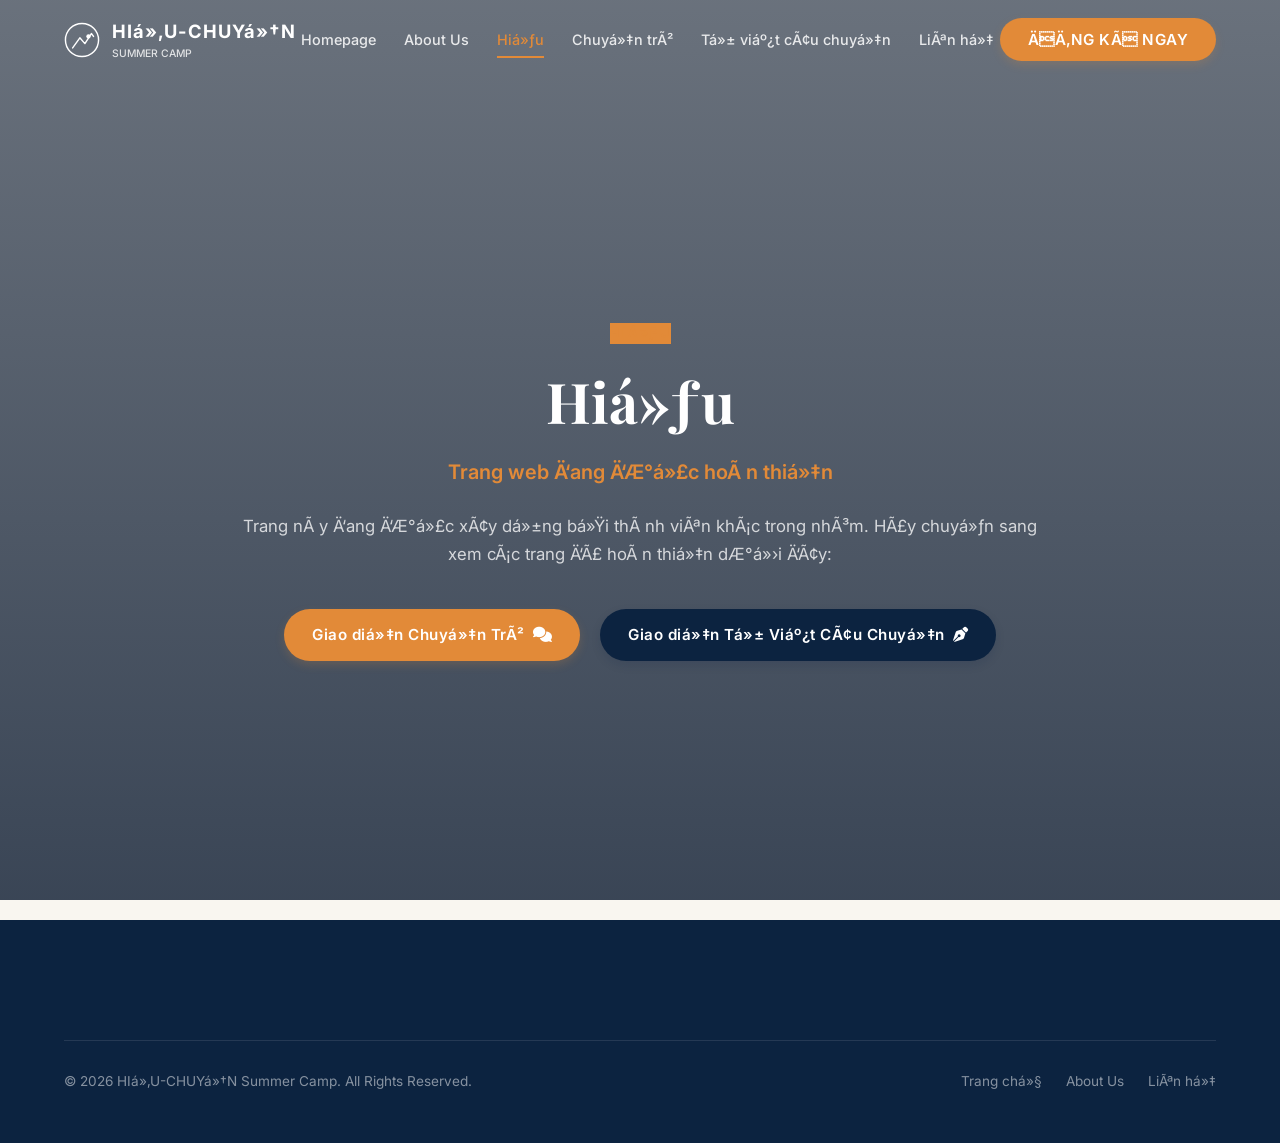
<file: hieu/index.html>
﻿<!DOCTYPE html>
<html lang="vi">
<head>
    <meta charset="UTF-8">
    <meta name="viewport" content="width=device-width, initial-scale=1.0">
    <title>Hiá»ƒu - Hiá»ƒu-Chuyá»‡n Summer Camp</title>
    <!-- Google Fonts: Playfair Display (Serif), Inter (Sans-serif) and Caveat (Handwritten style for feedback) -->
    <link rel="preconnect" href="https://fonts.googleapis.com">
    <link rel="preconnect" href="https://fonts.gstatic.com" crossorigin>
    <link href="https://fonts.googleapis.com/css2?family=Caveat:wght@500;700&family=Inter:wght@300;400;500;600;700&family=Playfair+Display:ital,wght@0,400;0,600;0,700;1,400&display=swap" rel="stylesheet">
    <!-- FontAwesome for icons -->
    <link rel="stylesheet" href="https://cdnjs.cloudflare.com/ajax/libs/font-awesome/6.4.0/css/all.min.css">
    <link rel="stylesheet" href="style.css">
</head>
<body>

    <!-- Sticky Header -->
    <header class="main-header" id="mainHeader">
        <div class="header-container">
            <a href="#" class="logo-area">
                <svg class="logo-svg" viewBox="0 0 50 50" fill="none" xmlns="http://www.w3.org/2000/svg">
                    <circle cx="25" cy="25" r="23" stroke="currentColor" stroke-width="2"/>
                    <path d="M12 36L22 22L29 30L38 16L41 20" stroke="currentColor" stroke-width="2" stroke-linecap="round" stroke-linejoin="round"/>
                    <circle cx="34" cy="20" r="3" fill="currentColor"/>
                </svg>
                <div class="logo-text">
                    <span class="logo-title">HIá»‚U-CHUYá»†N</span>
                    <span class="logo-subtitle">SUMMER CAMP</span>
                </div>
            </a>

            <button class="mobile-menu-toggle" id="menuToggle" aria-label="Toggle Navigation">
                <i class="fa-solid fa-bars"></i>
            </button>

            <nav class="nav-menu" id="navMenu">
                <a href="../home/index.html" class="nav-item ">Homepage</a>
                <a href="../about/index.html" class="nav-item ">About Us</a>
                <a href="../hieu/index.html" class="nav-item active">Hiá»ƒu</a>
                <a href="../chuyen-tro/index.html" class="nav-item ">Chuyá»‡n trÃ²</a>
                <a href="../tu-viet/index.html" class="nav-item ">Tá»± viáº¿t cÃ¢u chuyá»‡n</a>
                <a href="../lien-he/index.html" class="nav-item ">LiÃªn há»‡</a>
            </nav>

            <div class="header-cta">
                <button class="btn btn-primary btn-register-trigger">ÄÄ‚NG KÃ NGAY</button>
            </div>
        </div>
    </header>

    <!-- Hero Section / Under construction -->
    <section class="hero-section" style="background-image: linear-gradient(rgba(10, 25, 47, 0.6), rgba(10, 25, 47, 0.8)); min-height: 100vh; display: flex; align-items: center;">
        <div class="hero-container">
            <div class="hero-content text-center" style="max-width: 800px; margin: 0 auto;">
                <span class="hero-badge" style="background-color: var(--primary-color);">HIÁ»ƑU</span>
                <h1 class="hero-title serif" style="font-size: 3.5rem; margin-top: 10px; margin-bottom: 20px;">Hiá»ƒu</h1>
                <p class="hero-intro" style="color: var(--primary-color); font-weight: 600; font-size: 1.25rem; margin-bottom: 24px;">Trang web Ä‘ang Ä‘Æ°á»£c hoÃ n thiá»‡n</p>
                <p class="hero-description" style="margin-bottom: 40px; font-size: 1.05rem; opacity: 0.85;">
                    Trang nÃ y Ä‘ang Ä‘Æ°á»£c xÃ¢y dá»±ng bá»Ÿi thÃ nh viÃªn khÃ¡c trong nhÃ³m. HÃ£y chuyá»ƒn sang xem cÃ¡c trang Ä‘Ã£ hoÃ n thiá»‡n dÆ°á»›i Ä‘Ã¢y:
                </p>
                
                <div style="display: flex; gap: 20px; justify-content: center; flex-wrap: wrap;">
                    <a href="../chuyen-tro/index.html" class="btn btn-primary" style="padding: 14px 28px;">Giao diá»‡n Chuyá»‡n TrÃ² <i class="fa-solid fa-comments" style="margin-left: 8px;"></i></a>
                    <a href="../tu-viet/index.html" class="btn btn-secondary" style="padding: 14px 28px;">Giao diá»‡n Tá»± Viáº¿t CÃ¢u Chuyá»‡n <i class="fa-solid fa-pen-nib" style="margin-left: 8px;"></i></a>
                </div>
            </div>
        </div>
    </section>

    <!-- Footer & Final CTA -->
    <footer class="footer-section">
        <div class="container footer-container">
            <div class="footer-bottom">
                <p>&copy; 2026 HIá»‚U-CHUYá»†N Summer Camp. All Rights Reserved.</p>
                <div class="footer-links">
                    <a href="../tu-viet/index.html">Trang chá»§</a>
                    <a href="../about/index.html">About Us</a>
                    <a href="../lien-he/index.html">LiÃªn há»‡</a>
                </div>
            </div>
        </div>
    </footer>

    <!-- Register Modal -->
    <div class="modal-overlay" id="registerModal">
        <div class="modal-box form-modal">
            <button class="modal-close" aria-label="Close modal">&times;</button>
            <div class="modal-scroll-container">
                <div class="register-header text-center">
                    <h2 class="serif">ÄÄ‚NG KÃ HÃ€NH TRÃŒNH</h2>
                    <p>HÃ£y cÃ¹ng Hiá»ƒu-Chuyá»‡n kiáº¿n táº¡o nÃªn má»™t mÃ¹a hÃ¨ Ã½ nghÄ©a vÃ  Ä‘Ã¡ng nhá»›!</p>
                </div>
                <form id="registerForm" class="register-form">
                    <div class="form-group">
                        <label for="fullName">Há» vÃ  tÃªn há»c sinh / phá»¥ huynh <span class="required">*</span></label>
                        <input type="text" id="fullName" name="fullName" required placeholder="Nháº­p Ä‘áº§y Ä‘á»§ há» vÃ  tÃªn">
                    </div>
                    
                    <div class="form-row">
                        <div class="form-group">
                            <label for="phoneNumber">Sá»‘ Ä‘iá»‡n thoáº¡i liÃªn há»‡ <span class="required">*</span></label>
                            <input type="tel" id="phoneNumber" name="phoneNumber" required placeholder="Nháº­p sá»‘ Ä‘iá»‡n thoáº¡i">
                        </div>
                        <div class="form-group">
                            <label for="email">Äá»‹a chá»‰ Email <span class="required">*</span></label>
                            <input type="email" id="email" name="email" required placeholder="email@viettel.vn">
                        </div>
                    </div>

                    <div class="form-group">
                        <button type="submit" class="btn btn-primary btn-block">Gá»­i thÃ´ng tin Ä‘Äƒng kÃ½</button>
                    </div>
                </form>
            </div>
        </div>
    </div>

    <!-- Script file -->
    <script src="script.js"></script>
</body>
</html>
</file>
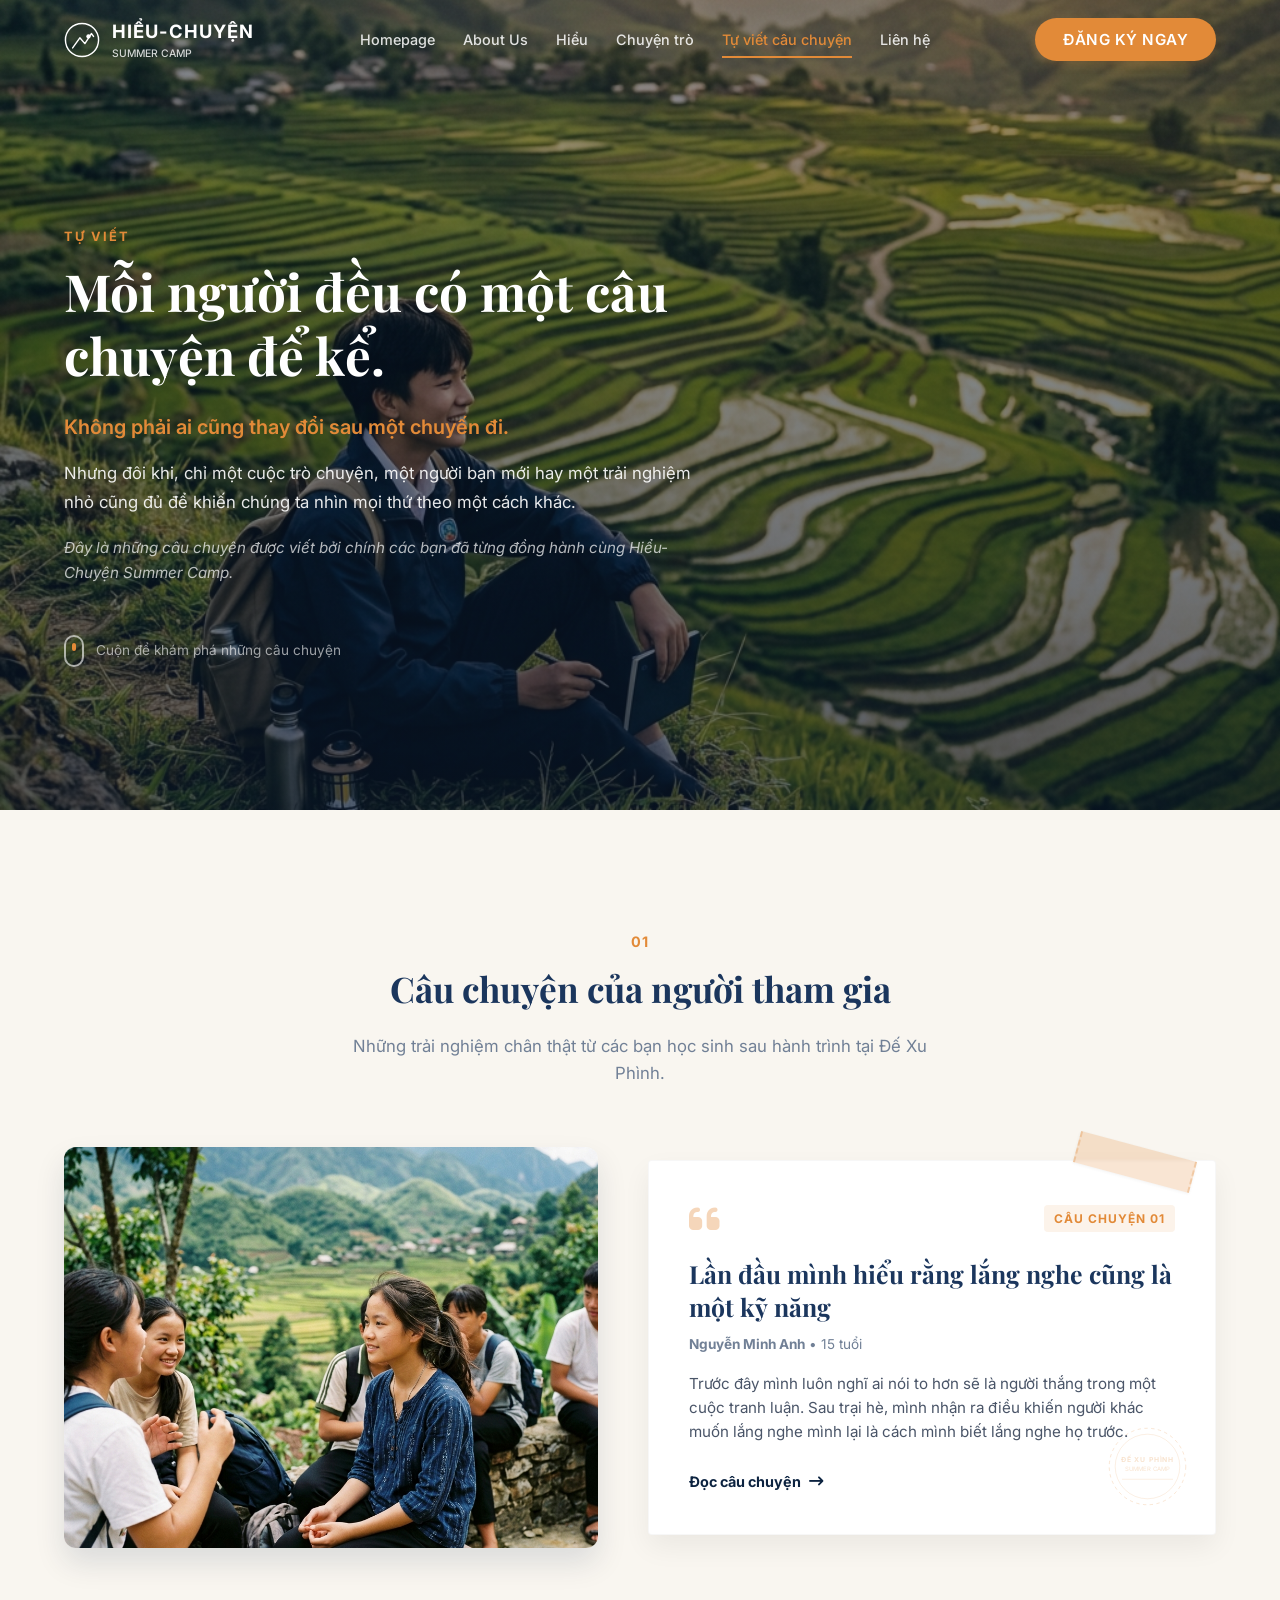
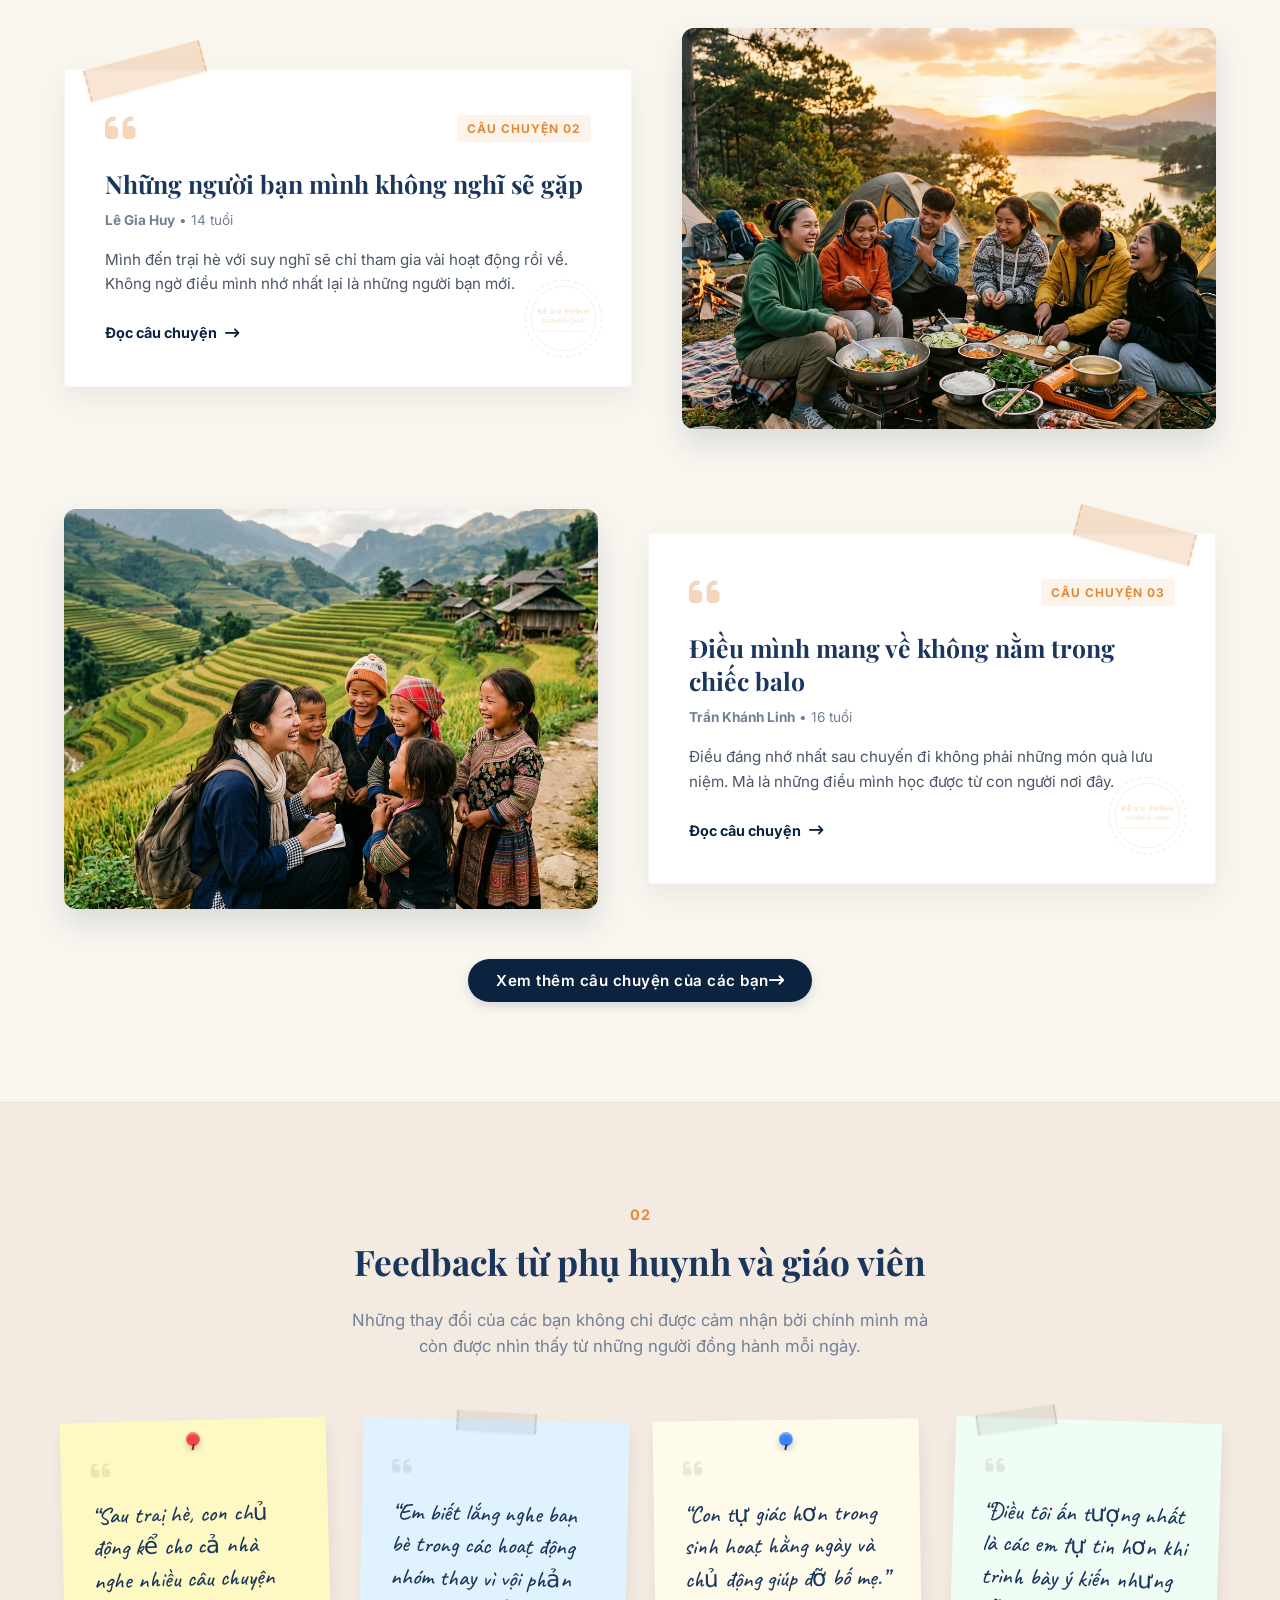
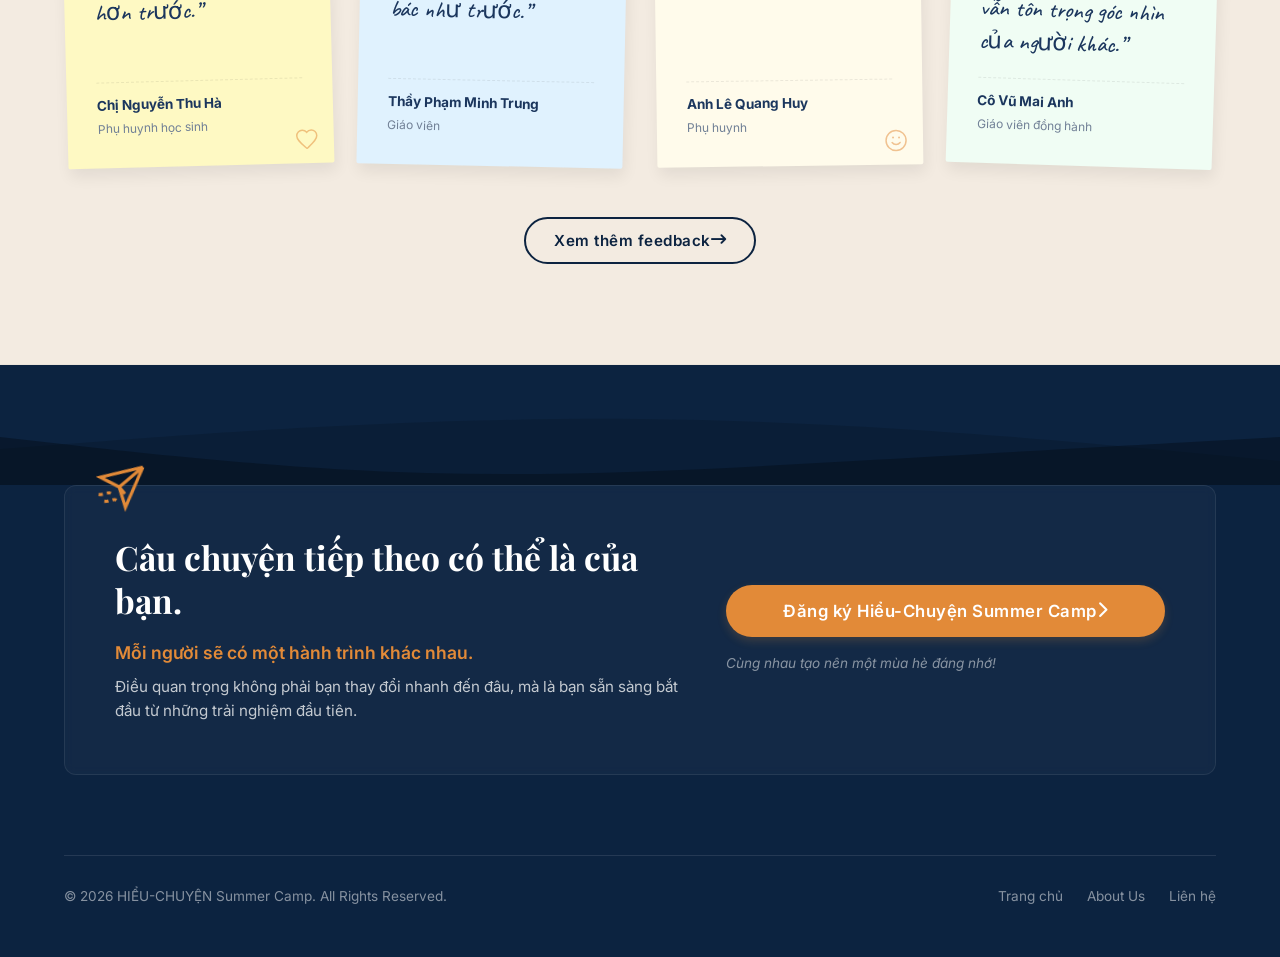
<file: tu-viet/index.html>
<!DOCTYPE html>
<html lang="vi">
<head>
    <meta charset="UTF-8">
    <meta name="viewport" content="width=device-width, initial-scale=1.0">
    <title>Tự viết câu chuyện - Hiểu-Chuyện Summer Camp</title>
    <!-- Google Fonts: Playfair Display (Serif), Inter (Sans-serif) and Caveat (Handwritten style for feedback) -->
    <link rel="preconnect" href="https://fonts.googleapis.com">
    <link rel="preconnect" href="https://fonts.gstatic.com" crossorigin>
    <link href="https://fonts.googleapis.com/css2?family=Caveat:wght@500;700&family=Inter:wght@300;400;500;600;700&family=Playfair+Display:ital,wght@0,400;0,600;0,700;1,400&display=swap" rel="stylesheet">
    <!-- FontAwesome for icons -->
    <link rel="stylesheet" href="https://cdnjs.cloudflare.com/ajax/libs/font-awesome/6.4.0/css/all.min.css">
    <link rel="stylesheet" href="style.css">
</head>
<body>

    <!-- Sticky Header -->
    <header class="main-header" id="mainHeader">
        <div class="header-container">
            <a href="#" class="logo-area">
                <!-- Inline SVG Logo of Hieu-Chuyen Camp (Mountain + Sun + Text) -->
                <svg class="logo-svg" viewBox="0 0 50 50" fill="none" xmlns="http://www.w3.org/2000/svg">
                    <circle cx="25" cy="25" r="23" stroke="currentColor" stroke-width="2"/>
                    <path d="M12 36L22 22L29 30L38 16L41 20" stroke="currentColor" stroke-width="2" stroke-linecap="round" stroke-linejoin="round"/>
                    <circle cx="34" cy="20" r="3" fill="currentColor"/>
                </svg>
                <div class="logo-text">
                    <span class="logo-title">HIỂU-CHUYỆN</span>
                    <span class="logo-subtitle">SUMMER CAMP</span>
                </div>
            </a>

            <button class="mobile-menu-toggle" id="menuToggle" aria-label="Toggle Navigation">
                <i class="fa-solid fa-bars"></i>
            </button>

            <nav class="nav-menu" id="navMenu">
                <a href="../home/index.html" class="nav-item">Homepage</a>
                <a href="../about/index.html" class="nav-item">About Us</a>
                <a href="../hieu/index.html" class="nav-item">Hiểu</a>
                <a href="../chuyen-tro/index.html" class="nav-item">Chuyện trò</a>
                <a href="index.html" class="nav-item active">Tự viết câu chuyện</a>
                <a href="../lien-he/index.html" class="nav-item">Liên hệ</a>
            </nav>

            <div class="header-cta">
                <button class="btn btn-primary btn-register-trigger">ĐĂNG KÝ NGAY</button>
            </div>
        </div>
    </header>

    <!-- Hero Section -->
    <section class="hero-section" id="story-page" style="background-image: linear-gradient(rgba(10, 25, 47, 0.4), rgba(10, 25, 47, 0.65)), url('image/hero.png');">
        <div class="hero-container">
            <div class="hero-content">
                <span class="hero-badge">TỰ VIẾT</span>
                <h1 class="hero-title">Mỗi người đều có một câu chuyện để kể.</h1>
                <p class="hero-intro">Không phải ai cũng thay đổi sau một chuyến đi.</p>
                <p class="hero-description">
                    Nhưng đôi khi, chỉ một cuộc trò chuyện, một người bạn mới hay một trải nghiệm nhỏ cũng đủ để khiến chúng ta nhìn mọi thứ theo một cách khác.
                </p>
                <p class="hero-subtext">
                    Đây là những câu chuyện được viết bởi chính các bạn đã từng đồng hành cùng Hiểu-Chuyện Summer Camp.
                </p>
                
                <div class="scroll-indicator">
                    <div class="mouse-icon">
                        <span class="mouse-wheel"></span>
                    </div>
                    <span>Cuộn để khám phá những câu chuyện</span>
                </div>
            </div>
        </div>
    </section>

    <!-- Section 01: Participant Stories -->
    <section class="stories-section">
        <div class="container">
            <div class="section-header text-center">
                <span class="section-number">01</span>
                <h2 class="section-title serif">Câu chuyện của người tham gia</h2>
                <p class="section-subtitle">Những trải nghiệm chân thật từ các bạn học sinh sau hành trình tại Đế Xu Phình.</p>
            </div>

            <div class="stories-list">
                <!-- Card 01 (Image left, content right) -->
                <div class="story-card" data-aos="fade-up">
                    <div class="story-image-wrapper">
                        <img src="image/card1.png" alt="Lần đầu mình hiểu rằng lắng nghe cũng là một kỹ năng" class="story-img">
                    </div>
                    <div class="story-postcard">
                        <div class="washi-tape washi-tape-top-right"></div>
                        <div class="postmark-stamp">
                            <svg viewBox="0 0 100 100" fill="none" xmlns="http://www.w3.org/2000/svg">
                                <circle cx="50" cy="50" r="45" stroke="currentColor" stroke-dasharray="4 4" stroke-opacity="0.3"/>
                                <circle cx="50" cy="50" r="38" stroke="currentColor" stroke-opacity="0.2"/>
                                <text x="50" y="45" text-anchor="middle" fill="currentColor" fill-opacity="0.3" font-size="8" font-weight="bold" letter-spacing="1">ĐẾ XU PHÌNH</text>
                                <text x="50" y="55" text-anchor="middle" fill="currentColor" fill-opacity="0.3" font-size="7">SUMMER CAMP</text>
                                <line x1="20" y1="65" x2="80" y2="65" stroke="currentColor" stroke-opacity="0.2"/>
                            </svg>
                        </div>
                        <div class="postcard-content">
                            <div class="postcard-meta">
                                <span class="quote-symbol"><i class="fa-solid fa-quote-left"></i></span>
                                <span class="badge-story-num">Câu chuyện 01</span>
                            </div>
                            <h3 class="story-card-title serif">Lần đầu mình hiểu rằng lắng nghe cũng là một kỹ năng</h3>
                            <p class="story-author"><strong>Nguyễn Minh Anh</strong> • 15 tuổi</p>
                            <p class="story-snippet">
                                Trước đây mình luôn nghĩ ai nói to hơn sẽ là người thắng trong một cuộc tranh luận. Sau trại hè, mình nhận ra điều khiến người khác muốn lắng nghe mình lại là cách mình biết lắng nghe họ trước.
                            </p>
                            <button class="btn-read-story" data-story="1">Đọc câu chuyện <i class="fa-solid fa-arrow-right-long"></i></button>
                        </div>
                    </div>
                </div>

                <!-- Card 02 (Content left, image right) -->
                <div class="story-card card-reverse" data-aos="fade-up">
                    <div class="story-image-wrapper">
                        <img src="image/card2.png" alt="Những người bạn mình không nghĩ sẽ gặp" class="story-img">
                    </div>
                    <div class="story-postcard">
                        <div class="washi-tape washi-tape-top-left"></div>
                        <div class="postmark-stamp">
                            <svg viewBox="0 0 100 100" fill="none" xmlns="http://www.w3.org/2000/svg">
                                <circle cx="50" cy="50" r="45" stroke="currentColor" stroke-dasharray="4 4" stroke-opacity="0.3"/>
                                <circle cx="50" cy="50" r="38" stroke="currentColor" stroke-opacity="0.2"/>
                                <text x="50" y="45" text-anchor="middle" fill="currentColor" fill-opacity="0.3" font-size="8" font-weight="bold" letter-spacing="1">ĐẾ XU PHÌNH</text>
                                <text x="50" y="55" text-anchor="middle" fill="currentColor" fill-opacity="0.3" font-size="7">SUMMER CAMP</text>
                                <line x1="20" y1="65" x2="80" y2="65" stroke="currentColor" stroke-opacity="0.2"/>
                            </svg>
                        </div>
                        <div class="postcard-content">
                            <div class="postcard-meta">
                                <span class="quote-symbol"><i class="fa-solid fa-quote-left"></i></span>
                                <span class="badge-story-num">Câu chuyện 02</span>
                            </div>
                            <h3 class="story-card-title serif">Những người bạn mình không nghĩ sẽ gặp</h3>
                            <p class="story-author"><strong>Lê Gia Huy</strong> • 14 tuổi</p>
                            <p class="story-snippet">
                                Mình đến trại hè với suy nghĩ sẽ chỉ tham gia vài hoạt động rồi về. Không ngờ điều mình nhớ nhất lại là những người bạn mới.
                            </p>
                            <button class="btn-read-story" data-story="2">Đọc câu chuyện <i class="fa-solid fa-arrow-right-long"></i></button>
                        </div>
                    </div>
                </div>

                <!-- Card 03 (Image left, content right) -->
                <div class="story-card" data-aos="fade-up">
                    <div class="story-image-wrapper">
                        <img src="image/card3.png" alt="Điều mình mang về không nằm trong chiếc balo" class="story-img">
                    </div>
                    <div class="story-postcard">
                        <div class="washi-tape washi-tape-top-right"></div>
                        <div class="postmark-stamp">
                            <svg viewBox="0 0 100 100" fill="none" xmlns="http://www.w3.org/2000/svg">
                                <circle cx="50" cy="50" r="45" stroke="currentColor" stroke-dasharray="4 4" stroke-opacity="0.3"/>
                                <circle cx="50" cy="50" r="38" stroke="currentColor" stroke-opacity="0.2"/>
                                <text x="50" y="45" text-anchor="middle" fill="currentColor" fill-opacity="0.3" font-size="8" font-weight="bold" letter-spacing="1">ĐẾ XU PHÌNH</text>
                                <text x="50" y="55" text-anchor="middle" fill="currentColor" fill-opacity="0.3" font-size="7">SUMMER CAMP</text>
                                <line x1="20" y1="65" x2="80" y2="65" stroke="currentColor" stroke-opacity="0.2"/>
                            </svg>
                        </div>
                        <div class="postcard-content">
                            <div class="postcard-meta">
                                <span class="quote-symbol"><i class="fa-solid fa-quote-left"></i></span>
                                <span class="badge-story-num">Câu chuyện 03</span>
                            </div>
                            <h3 class="story-card-title serif">Điều mình mang về không nằm trong chiếc balo</h3>
                            <p class="story-author"><strong>Trần Khánh Linh</strong> • 16 tuổi</p>
                            <p class="story-snippet">
                                Điều đáng nhớ nhất sau chuyến đi không phải những món quà lưu niệm. Mà là những điều mình học được từ con người nơi đây.
                            </p>
                            <button class="btn-read-story" data-story="3">Đọc câu chuyện <i class="fa-solid fa-arrow-right-long"></i></button>
                        </div>
                    </div>
                </div>
            </div>

            <!-- CTA Section 01 -->
            <div class="section-cta text-center">
                <button class="btn btn-secondary" id="btnMoreStories">Xem thêm câu chuyện của các bạn <i class="fa-solid fa-arrow-right-long"></i></button>
            </div>
        </div>
    </section>

    <!-- Section 02: Feedback from Parents and Teachers -->
    <section class="feedback-section">
        <div class="container">
            <div class="section-header text-center">
                <span class="section-number">02</span>
                <h2 class="section-title serif">Feedback từ phụ huynh và giáo viên</h2>
                <p class="section-subtitle">Những thay đổi của các bạn không chỉ được cảm nhận bởi chính mình mà còn được nhìn thấy từ những người đồng hành mỗi ngày.</p>
            </div>

            <div class="corkboard">
                <!-- Feedback Card 01 - Yellow note -->
                <div class="sticky-note note-yellow" style="--rotation: -1.5deg;">
                    <div class="pin"></div>
                    <div class="note-quote-icon"><i class="fa-solid fa-quote-left"></i></div>
                    <div class="note-body">
                        “Sau trại hè, con chủ động kể cho cả nhà nghe nhiều câu chuyện hơn trước.”
                    </div>
                    <div class="note-author">
                        <span class="author-name">Chị Nguyễn Thu Hà</span>
                        <span class="author-role">Phụ huynh học sinh</span>
                    </div>
                    <div class="note-doodle doodle-heart">
                        <svg viewBox="0 0 24 24" fill="none" stroke="currentColor" stroke-width="1.5">
                            <path d="M12 21.35l-1.45-1.32C5.4 15.36 2 12.28 2 8.5 2 5.42 4.42 3 7.5 3c1.74 0 3.41.81 4.5 2.09C13.09 3.81 14.76 3 16.5 3 19.58 3 22 5.42 22 8.5c0 3.78-3.4 6.86-8.55 11.54L12 21.35z" stroke-dasharray="100" stroke-dashoffset="0"/>
                        </svg>
                    </div>
                </div>

                <!-- Feedback Card 02 - Blue note -->
                <div class="sticky-note note-blue" style="--rotation: 1.2deg;">
                    <div class="washi-tape washi-tape-note"></div>
                    <div class="note-quote-icon"><i class="fa-solid fa-quote-left"></i></div>
                    <div class="note-body">
                        “Em biết lắng nghe bạn bè trong các hoạt động nhóm thay vì vội phản bác như trước.”
                    </div>
                    <div class="note-author">
                        <span class="author-name">Thầy Phạm Minh Trung</span>
                        <span class="author-role">Giáo viên</span>
                    </div>
                </div>

                <!-- Feedback Card 03 - Cream note -->
                <div class="sticky-note note-cream" style="--rotation: -0.8deg;">
                    <div class="pin pin-blue"></div>
                    <div class="note-quote-icon"><i class="fa-solid fa-quote-left"></i></div>
                    <div class="note-body">
                        “Con tự giác hơn trong sinh hoạt hằng ngày và chủ động giúp đỡ bố mẹ.”
                    </div>
                    <div class="note-author">
                        <span class="author-name">Anh Lê Quang Huy</span>
                        <span class="author-role">Phụ huynh</span>
                    </div>
                    <div class="note-doodle doodle-smile">
                        <svg viewBox="0 0 24 24" fill="none" stroke="currentColor" stroke-width="1.5">
                            <circle cx="12" cy="12" r="10" stroke-dasharray="100"/>
                            <path d="M8 14s1.5 2 4 2 4-2 4-2" stroke-linecap="round"/>
                            <line x1="9" y1="9" x2="9.01" y2="9" stroke-linecap="round" stroke-width="2"/>
                            <line x1="15" y1="9" x2="15.01" y2="9" stroke-linecap="round" stroke-width="2"/>
                        </svg>
                    </div>
                </div>

                <!-- Feedback Card 04 - Green note -->
                <div class="sticky-note note-green" style="--rotation: 1.8deg;">
                    <div class="washi-tape washi-tape-note-slant"></div>
                    <div class="note-quote-icon"><i class="fa-solid fa-quote-left"></i></div>
                    <div class="note-body">
                        “Điều tôi ấn tượng nhất là các em tự tin hơn khi trình bày ý kiến nhưng vẫn tôn trọng góc nhìn của người khác.”
                    </div>
                    <div class="note-author">
                        <span class="author-name">Cô Vũ Mai Anh</span>
                        <span class="author-role">Giáo viên đồng hành</span>
                    </div>
                </div>
            </div>

            <!-- CTA Section 02 -->
            <div class="section-cta text-center">
                <button class="btn btn-outline" id="btnMoreFeedback">Xem thêm feedback <i class="fa-solid fa-arrow-right-long"></i></button>
            </div>
        </div>
    </section>

    <!-- Footer & Final CTA -->
    <footer class="footer-section">
        <!-- Subtle Mountain Line Drawing Overlay -->
        <div class="mountain-overlay">
            <svg viewBox="0 0 1440 320" preserveAspectRatio="none" xmlns="http://www.w3.org/2000/svg">
                <path d="M0,224L120,202.7C240,181,480,139,720,144C960,149,1200,203,1320,229.3L1440,256L1440,320L1320,320C1200,320,960,320,720,320C480,320,240,320,120,320L0,320Z" fill="#071424" fill-opacity="0.3"></path>
                <path d="M0,192L80,213.3C160,235,320,277,480,288C640,299,800,277,960,256C1120,235,1280,213,1360,202.7L1440,192L1440,320L1360,320C1280,320,1120,320,960,320C800,320,640,320,480,320C320,320,160,320,80,320L0,320Z" fill="#050e1b" fill-opacity="0.5"></path>
            </svg>
        </div>

        <div class="container footer-container">
            <div class="footer-cta-box">
                <div class="paper-plane-decoration">
                    <svg viewBox="0 0 24 24" fill="none" stroke="currentColor" stroke-width="1.5" class="paper-plane-svg">
                        <path d="M22 2L2 8.66L11.5 12.5L22 2ZM22 2L15.33 22L11.5 12.5L22 2Z" />
                        <path d="M11.5 12.5L14.5 15.5" />
                        <!-- Wind trails -->
                        <path d="M2 17C5 17 6 15 8 16" stroke-dasharray="2 2" />
                        <path d="M5 20C8 20 9 18 11 19" stroke-dasharray="2 2" />
                    </svg>
                </div>
                <div class="footer-cta-text">
                    <h2 class="serif">Câu chuyện tiếp theo có thể là của bạn.</h2>
                    <p class="cta-bold">Mỗi người sẽ có một hành trình khác nhau.</p>
                    <p class="cta-normal">Điều quan trọng không phải bạn thay đổi nhanh đến đâu, mà là bạn sẵn sàng bắt đầu từ những trải nghiệm đầu tiên.</p>
                </div>
                <div class="footer-cta-action">
                    <button class="btn btn-primary btn-cta-large btn-register-trigger">Đăng ký Hiểu-Chuyện Summer Camp <i class="fa-solid fa-chevron-right"></i></button>
                    <span class="footer-note-text">Cùng nhau tạo nên một mùa hè đáng nhớ!</span>
                </div>
            </div>

            <div class="footer-bottom">
                <p>&copy; 2026 HIỂU-CHUYỆN Summer Camp. All Rights Reserved.</p>
                <div class="footer-links">
                    <a href="../home/index.html">Trang chủ</a>
                    <a href="../about/index.html">About Us</a>
                    <a href="../lien-he/index.html">Liên hệ</a>
                </div>
            </div>
        </div>
    </footer>

    <!-- ==================== MODALS / POPUPS ==================== -->

    <!-- Modal 1: Individual Story Popup (Template updated dynamically via JS) -->
    <div class="modal-overlay" id="storyModal">
        <div class="modal-box postcard-modal">
            <button class="modal-close" aria-label="Close modal">&times;</button>
            <div class="modal-scroll-container">
                <div class="story-modal-header">
                    <span class="badge-story-num" id="modalStoryBadge">Câu chuyện 01</span>
                    <h2 class="story-modal-title serif" id="modalStoryTitle">Tiêu đề câu chuyện</h2>
                    <p class="story-modal-author" id="modalStoryAuthor">Nguyễn Minh Anh • 15 tuổi</p>
                </div>
                
                <div class="story-modal-body">
                    <div class="story-full-text" id="modalStoryText">
                        <!-- Full story paragraphs loaded by JS -->
                    </div>

                    <!-- Timeline Flow visualization -->
                    <div class="story-timeline-wrapper">
                        <h4 class="timeline-title serif">Hành trình của mình</h4>
                        <div class="story-timeline" id="modalStoryTimeline">
                            <!-- Timeline steps loaded by JS -->
                        </div>
                    </div>
                </div>
            </div>
        </div>
    </div>

    <!-- Modal 2: "Xem thêm câu chuyện của các bạn" Popup -->
    <div class="modal-overlay" id="moreStoriesModal">
        <div class="modal-box list-modal">
            <button class="modal-close" aria-label="Close modal">&times;</button>
            <div class="modal-scroll-container">
                <div class="modal-header-simple text-center">
                    <h2 class="serif modal-main-title">Những câu chuyện khác</h2>
                    <p class="modal-main-desc">Góc nhìn đa chiều từ những người đồng hành trong hành trình trải nghiệm</p>
                </div>
                <div class="other-stories-grid">
                    <div class="other-story-item">
                        <div class="other-story-icon"><i class="fa-solid fa-feather-pointed"></i></div>
                        <div class="other-story-body">
                            <p>Lần đầu mình dám đứng trước đám đông.</p>
                        </div>
                    </div>
                    <div class="other-story-item">
                        <div class="other-story-icon"><i class="fa-solid fa-heart"></i></div>
                        <div class="other-story-body">
                            <p>Chuyến đi giúp mình hiểu mẹ hơn.</p>
                        </div>
                    </div>
                    <div class="other-story-item">
                        <div class="other-story-icon"><i class="fa-solid fa-map-location-dot"></i></div>
                        <div class="other-story-body">
                            <p>Người bạn đầu tiên ở Đế Xu Phình.</p>
                        </div>
                    </div>
                    <div class="other-story-item">
                        <div class="other-story-icon"><i class="fa-solid fa-bowl-food"></i></div>
                        <div class="other-story-body">
                            <p>Một bữa cơm mình sẽ nhớ rất lâu.</p>
                        </div>
                    </div>
                    <div class="other-story-item">
                        <div class="other-story-icon"><i class="fa-solid fa-comment-dots"></i></div>
                        <div class="other-story-body">
                            <p>Mình không còn sợ nói sai.</p>
                        </div>
                    </div>
                    <div class="other-story-item">
                        <div class="other-story-icon"><i class="fa-solid fa-child"></i></div>
                        <div class="other-story-body">
                            <p>Điều mình học được từ một em nhỏ trong bản.</p>
                        </div>
                    </div>
                    <div class="other-story-item">
                        <div class="other-story-icon"><i class="fa-solid fa-seedling"></i></div>
                        <div class="other-story-body">
                            <p>Trưởng thành từ những việc rất nhỏ.</p>
                        </div>
                    </div>
                    <div class="other-story-item">
                        <div class="other-story-icon"><i class="fa-solid fa-camera"></i></div>
                        <div class="other-story-body">
                            <p>Mình mang về nhiều hơn một tấm ảnh.</p>
                        </div>
                    </div>
                </div>
            </div>
        </div>
    </div>

    <!-- Modal 3: "Xem thêm feedback" Popup -->
    <div class="modal-overlay" id="moreFeedbackModal">
        <div class="modal-box list-modal">
            <button class="modal-close" aria-label="Close modal">&times;</button>
            <div class="modal-scroll-container">
                <div class="modal-header-simple text-center">
                    <h2 class="serif modal-main-title">Những chia sẻ khác</h2>
                    <p class="modal-main-desc">Ghi chép và đánh giá từ thầy cô và phụ huynh học sinh</p>
                </div>
                <div class="other-feedbacks-list">
                    <div class="other-feedback-item">
                        <span class="other-feedback-quote"><i class="fa-solid fa-quote-left"></i></span>
                        <p class="other-feedback-text">“Con dành nhiều thời gian trò chuyện với gia đình hơn sau chương trình.”</p>
                        <span class="other-feedback-author">— Phụ huynh</span>
                    </div>
                    <div class="other-feedback-item">
                        <span class="other-feedback-quote"><i class="fa-solid fa-quote-left"></i></span>
                        <p class="other-feedback-text">“Em chủ động tham gia các hoạt động của lớp và tự tin hơn khi làm việc nhóm.”</p>
                        <span class="other-feedback-author">— Giáo viên</span>
                    </div>
                    <div class="other-feedback-item">
                        <span class="other-feedback-quote"><i class="fa-solid fa-quote-left"></i></span>
                        <p class="other-feedback-text">“Điều con mang về không chỉ là kiến thức mà còn là những người bạn rất đặc biệt.”</p>
                        <span class="other-feedback-author">— Phụ huynh</span>
                    </div>
                    <div class="other-feedback-item">
                        <span class="other-feedback-quote"><i class="fa-solid fa-quote-left"></i></span>
                        <p class="other-feedback-text">“Các em biết quan sát, lắng nghe và hỗ trợ nhau nhiều hơn trong các hoạt động.”</p>
                        <span class="other-feedback-author">— Mentor</span>
                    </div>
                    <div class="other-feedback-item">
                        <span class="other-feedback-quote"><i class="fa-solid fa-quote-left"></i></span>
                        <p class="other-feedback-text">“Con trưởng thành hơn trong cách suy nghĩ và biết quan tâm đến cảm xúc của người khác.”</p>
                        <span class="other-feedback-author">— Phụ huynh</span>
                    </div>
                </div>
            </div>
        </div>
    </div>

    <!-- Modal 4: Registration Form Popup -->
    <div class="modal-overlay" id="registerModal">
        <div class="modal-box form-modal">
            <button class="modal-close" aria-label="Close modal">&times;</button>
            <div class="modal-scroll-container">
                <div class="register-header text-center">
                    <h2 class="serif">ĐĂNG KÝ HÀNH TRÌNH</h2>
                    <p>Hãy cùng Hiểu-Chuyện kiến tạo nên một mùa hè ý nghĩa và đáng nhớ!</p>
                </div>
                <form id="registerForm" class="register-form">
                    <div class="form-group">
                        <label for="fullName">Họ và tên học sinh / phụ huynh <span class="required">*</span></label>
                        <input type="text" id="fullName" name="fullName" required placeholder="Nhập đầy đủ họ và tên">
                    </div>
                    
                    <div class="form-row">
                        <div class="form-group">
                            <label for="phoneNumber">Số điện thoại liên hệ <span class="required">*</span></label>
                            <input type="tel" id="phoneNumber" name="phoneNumber" required placeholder="Nhập số điện thoại">
                        </div>
                        <div class="form-group">
                            <label for="email">Địa chỉ Email <span class="required">*</span></label>
                            <input type="email" id="email" name="email" required placeholder="email@viettel.vn">
                        </div>
                    </div>

                    <div class="form-row">
                        <div class="form-group">
                            <label for="birthYear">Năm sinh của học sinh</label>
                            <input type="number" id="birthYear" name="birthYear" min="2005" max="2020" placeholder="Ví dụ: 2011">
                        </div>
                        <div class="form-group">
                            <label for="role">Bạn đăng ký với vai trò là <span class="required">*</span></label>
                            <select id="role" name="role" required>
                                <option value="" disabled selected>Chọn vai trò</option>
                                <option value="parent">Phụ huynh học sinh</option>
                                <option value="student">Học sinh tự đăng ký</option>
                                <option value="other">Khác</option>
                            </select>
                        </div>
                    </div>

                    <div class="form-group">
                        <label for="message">Lời nhắn gửi hoặc điều bạn băn khoăn</label>
                        <textarea id="message" name="message" rows="3" placeholder="Chia sẻ thêm thông tin hoặc những câu hỏi của bạn dành cho ban tổ chức..."></textarea>
                    </div>

                    <div class="form-actions">
                        <button type="submit" class="btn btn-primary btn-block">Gửi thông tin đăng ký</button>
                    </div>
                </form>

                <!-- Success Screen (Hidden by default) -->
                <div id="registerSuccess" class="register-success-msg text-center" style="display: none;">
                    <div class="success-icon"><i class="fa-solid fa-circle-check"></i></div>
                    <h3 class="serif">ĐĂNG KÝ THÀNH CÔNG!</h3>
                    <p>Cảm ơn bạn đã quan tâm đến Hiểu-Chuyện Summer Camp.</p>
                    <p class="success-note">Ban tổ chức sẽ liên hệ lại với bạn qua Số điện thoại hoặc Email trong vòng 24h làm việc sắp tới.</p>
                    <button class="btn btn-secondary btn-close-success">Đóng cửa sổ</button>
                </div>
            </div>
        </div>
    </div>

    <!-- Script file -->
    <script src="script.js"></script>
</body>
</html>
</file>
<file: hieu/style.css>
/* ==========================================================================
   DESIGN SYSTEM & VARIABLES
   ========================================================================== */
:root {
    /* Color Palette */
    --primary-color: #e28a38;     /* Warm orange/mustard */
    --primary-hover: #c97123;     /* Darker orange */
    --secondary-color: #0c2340;   /* Deep Navy */
    --secondary-hover: #07162a;   /* Darker Navy */
    --accent-red: #c53030;
    
    --bg-cream: #f9f6f0;          /* Main warm light background */
    --bg-corkboard: #f3ebe1;       /* Sticky notes corkboard backdrop */
    
    /* Sticky Notes Colors */
    --note-yellow: #fef9c3;
    --note-blue: #e0f2fe;
    --note-cream: #fffbeb;
    --note-green: #f0fdf4;
    
    /* Text Colors */
    --text-dark: #1b365d;         /* Heading text */
    --text-body: #4a5568;         /* Regular body text */
    --text-light: #718096;        /* Subtitles/meta */
    --white: #ffffff;
    
    /* Typography */
    --font-serif: 'Playfair Display', Georgia, serif;
    --font-sans: 'Inter', system-ui, -apple-system, sans-serif;
    --font-handwritten: 'Caveat', cursive, sans-serif;
    
    /* Layout Constants */
    --header-height: 80px;
    --header-height-scrolled: 70px;
    --border-radius-sm: 4px;
    --border-radius-md: 12px;
    --border-radius-lg: 24px;
    
    /* Box Shadows */
    --shadow-sm: 0 2px 4px rgba(0, 0, 0, 0.05);
    --shadow-md: 0 8px 16px rgba(27, 54, 93, 0.08);
    --shadow-lg: 0 15px 30px rgba(12, 35, 64, 0.12);
    --shadow-note: 2px 8px 15px rgba(0, 0, 0, 0.07);
    --shadow-postcard: 0 12px 28px rgba(0, 0, 0, 0.06);
    
    /* Transitions */
    --transition-fast: 0.2s ease;
    --transition-normal: 0.3s cubic-bezier(0.25, 0.8, 0.25, 1);
    --transition-slow: 0.5s cubic-bezier(0.25, 0.8, 0.25, 1);
}

/* ==========================================================================
   BASE & RESET
   ========================================================================== */
*, *::before, *::after {
    box-sizing: border-box;
    margin: 0;
    padding: 0;
}

html {
    scroll-behavior: smooth;
    font-size: 16px;
}

body {
    font-family: var(--font-sans);
    background-color: var(--bg-cream);
    color: var(--text-body);
    line-height: 1.6;
    overflow-x: hidden;
    -webkit-font-smoothing: antialiased;
}

h1, h2, h3, h4, h5, h6 {
    color: var(--text-dark);
    font-weight: 700;
}

.serif {
    font-family: var(--font-serif);
}

a {
    text-decoration: none;
    color: inherit;
    transition: var(--transition-fast);
}

button {
    cursor: pointer;
    font-family: var(--font-sans);
    border: none;
    background: none;
    outline: none;
}

img {
    max-width: 100%;
    height: auto;
    display: block;
}

.container {
    width: 100%;
    max-width: 1200px;
    margin-right: auto;
    margin-left: auto;
    padding-right: 24px;
    padding-left: 24px;
}

.text-center {
    text-align: center;
}

/* ==========================================================================
   BUTTONS
   ========================================================================== */
.btn {
    display: inline-flex;
    align-items: center;
    justify-content: center;
    padding: 12px 28px;
    font-size: 0.95rem;
    font-weight: 600;
    border-radius: 50px;
    letter-spacing: 0.5px;
    transition: var(--transition-normal);
}

.btn-primary {
    background-color: var(--primary-color);
    color: var(--white);
    box-shadow: 0 4px 10px rgba(226, 138, 56, 0.2);
}

.btn-primary:hover {
    background-color: var(--primary-hover);
    transform: translateY(-2px);
    box-shadow: var(--shadow-md), 0 6px 15px rgba(226, 138, 56, 0.3);
}

.btn-secondary {
    background-color: var(--secondary-color);
    color: var(--white);
    box-shadow: 0 4px 10px rgba(12, 35, 64, 0.15);
}

.btn-secondary:hover {
    background-color: var(--secondary-hover);
    transform: translateY(-2px);
    box-shadow: var(--shadow-md), 0 6px 15px rgba(12, 35, 64, 0.25);
}

.btn-outline {
    background-color: transparent;
    color: var(--secondary-color);
    border: 2px solid var(--secondary-color);
}

.btn-outline:hover {
    background-color: var(--secondary-color);
    color: var(--white);
    transform: translateY(-2px);
}

.btn-block {
    display: flex;
    width: 100%;
}

/* ==========================================================================
   HEADER / STICKY NAVBAR
   ========================================================================== */
.main-header {
    position: fixed;
    top: 0;
    left: 0;
    width: 100%;
    height: var(--header-height);
    background-color: transparent;
    display: flex;
    align-items: center;
    z-index: 1000;
    transition: var(--transition-normal);
}

.main-header.scrolled {
    height: var(--header-height-scrolled);
    background-color: rgba(12, 35, 64, 0.95);
    backdrop-filter: blur(10px);
    box-shadow: var(--shadow-md);
    border-bottom: 1px solid rgba(255, 255, 255, 0.1);
}

.header-container {
    width: 100%;
    max-width: 1200px;
    margin: 0 auto;
    padding: 0 24px;
    display: flex;
    align-items: center;
    justify-content: space-between;
}

.logo-area {
    display: flex;
    align-items: center;
    gap: 12px;
    color: var(--white);
}

.logo-svg {
    width: 36px;
    height: 36px;
    transition: var(--transition-normal);
}

.logo-text {
    display: flex;
    flex-direction: column;
}

.logo-title {
    font-size: 1.15rem;
    font-weight: 700;
    letter-spacing: 1px;
}

.logo-subtitle {
    font-size: 0.65rem;
    font-weight: 500;
    opacity: 0.8;
}

/* Nav Menu */
.nav-menu {
    display: flex;
    align-items: center;
    gap: 28px;
}

.nav-item {
    font-size: 0.9rem;
    font-weight: 500;
    color: rgba(255, 255, 255, 0.85);
    position: relative;
    padding: 6px 0;
}

.nav-item:hover, .nav-item.active {
    color: var(--primary-color);
}

.nav-item::after {
    content: '';
    position: absolute;
    bottom: 0;
    left: 0;
    width: 0;
    height: 2px;
    background-color: var(--primary-color);
    transition: var(--transition-fast);
}

.nav-item:hover::after, .nav-item.active::after {
    width: 100%;
}

.mobile-menu-toggle {
    display: none;
    font-size: 1.5rem;
    color: var(--white);
}

/* ==========================================================================
   HERO SECTION
   ========================================================================== */
.hero-section {
    position: relative;
    min-height: 90vh;
    background-size: cover;
    background-position: center;
    background-attachment: scroll;
    display: flex;
    align-items: center;
    color: var(--white);
    padding-top: var(--header-height);
    margin-bottom: 20px;
}

.hero-container {
    width: 100%;
    max-width: 1200px;
    margin: 0 auto;
    padding: 60px 24px;
    position: relative;
    z-index: 2;
}

.hero-content {
    max-width: 650px;
}

.hero-badge {
    display: inline-block;
    font-size: 0.8rem;
    font-weight: 700;
    letter-spacing: 2px;
    color: var(--primary-color);
    margin-bottom: 12px;
    text-transform: uppercase;
}

.hero-title {
    font-family: var(--font-serif);
    font-size: 3.2rem;
    font-weight: 700;
    line-height: 1.25;
    color: var(--white);
    margin-bottom: 24px;
}

.hero-intro {
    font-size: 1.25rem;
    font-weight: 600;
    color: var(--primary-color);
    margin-bottom: 16px;
}

.hero-description {
    font-size: 1.05rem;
    line-height: 1.7;
    margin-bottom: 20px;
    color: rgba(255, 255, 255, 0.9);
}

.hero-subtext {
    font-size: 0.95rem;
    font-style: italic;
    color: rgba(255, 255, 255, 0.7);
}

/* Scroll indicator */
.scroll-indicator {
    display: flex;
    align-items: center;
    gap: 12px;
    margin-top: 50px;
    font-size: 0.85rem;
    color: rgba(255, 255, 255, 0.6);
}

.mouse-icon {
    width: 20px;
    height: 32px;
    border: 2px solid rgba(255, 255, 255, 0.6);
    border-radius: 20px;
    position: relative;
}

.mouse-wheel {
    width: 4px;
    height: 8px;
    background-color: var(--primary-color);
    border-radius: 2px;
    position: absolute;
    top: 6px;
    left: 50%;
    transform: translateX(-50%);
    animation: scrollMouse 1.8s infinite;
}

@keyframes scrollMouse {
    0% { top: 6px; opacity: 1; }
    50% { top: 16px; opacity: 0.3; }
    100% { top: 6px; opacity: 1; }
}

/* ==========================================================================
   SECTIONS GENERAL STYLING
   ========================================================================== */
.stories-section, .feedback-section {
    padding: 100px 0;
    position: relative;
}

.section-header {
    margin-bottom: 60px;
    position: relative;
}

.section-number {
    display: block;
    font-size: 0.9rem;
    font-weight: 700;
    color: var(--primary-color);
    letter-spacing: 1px;
    margin-bottom: 8px;
}

.section-title {
    font-size: 2.2rem;
    color: var(--text-dark);
    margin-bottom: 16px;
    position: relative;
}

.section-subtitle {
    font-size: 1.05rem;
    color: var(--text-light);
    max-width: 600px;
    margin: 0 auto;
}

.section-cta {
    margin-top: 50px;
}

/* ==========================================================================
   SECTION 01: PARTICIPANT STORIES (POSTCARDS)
   ========================================================================== */
.stories-list {
    display: flex;
    flex-direction: column;
    gap: 80px;
}

.story-card {
    display: flex;
    align-items: center;
    gap: 50px;
    background: transparent;
}

.story-card.card-reverse {
    flex-direction: row-reverse;
}

.story-image-wrapper {
    flex: 1.1;
    border-radius: var(--border-radius-md);
    overflow: hidden;
    box-shadow: var(--shadow-lg);
    aspect-ratio: 4 / 3;
    position: relative;
}

.story-img {
    width: 100%;
    height: 100%;
    object-fit: cover;
    transition: var(--transition-slow);
}

.story-card:hover .story-img {
    transform: scale(1.04);
}

/* Postcard card */
.story-postcard {
    flex: 1;
    background-color: var(--white);
    border-radius: 4px;
    box-shadow: var(--shadow-postcard);
    padding: 40px;
    position: relative;
    border: 1px solid rgba(0,0,0,0.03);
    transition: var(--transition-normal);
}

.story-card:hover .story-postcard {
    transform: translateY(-5px);
    box-shadow: 0 18px 40px rgba(0, 0, 0, 0.09);
}

/* Washi Tape style deco */
.washi-tape {
    position: absolute;
    width: 120px;
    height: 32px;
    background-color: rgba(226, 138, 56, 0.22);
    box-shadow: 0 1px 3px rgba(0,0,0,0.05);
    backdrop-filter: blur(1px);
    border-left: 2px dashed rgba(226, 138, 56, 0.3);
    border-right: 2px dashed rgba(226, 138, 56, 0.3);
    z-index: 2;
}

.washi-tape-top-right {
    top: -15px;
    right: 20px;
    transform: rotate(15deg);
}

.washi-tape-top-left {
    top: -15px;
    left: 20px;
    transform: rotate(-15deg);
}

/* Vintage Postmark Stamp */
.postmark-stamp {
    position: absolute;
    right: 25px;
    bottom: 25px;
    width: 85px;
    height: 85px;
    color: var(--primary-color);
    pointer-events: none;
    opacity: 0.8;
}

.postcard-content {
    position: relative;
    z-index: 2;
}

.postcard-meta {
    display: flex;
    justify-content: space-between;
    align-items: center;
    margin-bottom: 20px;
}

.quote-symbol {
    font-size: 2.2rem;
    color: rgba(226, 138, 56, 0.35);
    line-height: 1;
}

.badge-story-num {
    font-size: 0.75rem;
    font-weight: 700;
    color: var(--primary-color);
    text-transform: uppercase;
    letter-spacing: 1px;
    background-color: rgba(226, 138, 56, 0.1);
    padding: 4px 10px;
    border-radius: 4px;
}

.story-card-title {
    font-size: 1.55rem;
    line-height: 1.35;
    color: var(--text-dark);
    margin-bottom: 10px;
}

.story-author {
    font-size: 0.85rem;
    color: var(--text-light);
    margin-bottom: 16px;
}

.story-snippet {
    font-size: 0.95rem;
    color: var(--text-body);
    margin-bottom: 24px;
    display: -webkit-box;
    -webkit-line-clamp: 3;
    -webkit-box-orient: vertical;
    overflow: hidden;
}

.btn-read-story {
    font-size: 0.9rem;
    font-weight: 700;
    color: var(--secondary-color);
    display: inline-flex;
    align-items: center;
    gap: 8px;
    transition: var(--transition-fast);
}

.btn-read-story i {
    transition: var(--transition-fast);
}

.btn-read-story:hover {
    color: var(--primary-color);
}

.btn-read-story:hover i {
    transform: translateX(5px);
}

/* ==========================================================================
   SECTION 02: FEEDBACK CORKBOARD
   ========================================================================== */
.feedback-section {
    background-color: var(--bg-corkboard);
    position: relative;
    border-top: 1px solid rgba(0,0,0,0.03);
    border-bottom: 1px solid rgba(0,0,0,0.03);
}

.corkboard {
    display: grid;
    grid-template-columns: repeat(4, 1fr);
    gap: 30px;
    margin-top: 40px;
}

.sticky-note {
    background-color: var(--white);
    padding: 30px;
    border-radius: 2px;
    box-shadow: var(--shadow-note);
    position: relative;
    transform: rotate(var(--rotation));
    transition: var(--transition-normal);
    min-height: 280px;
    display: flex;
    flex-direction: column;
    justify-content: space-between;
}

.sticky-note:hover {
    transform: rotate(0deg) translateY(-8px) scale(1.02);
    box-shadow: 0 15px 25px rgba(0,0,0,0.12);
    z-index: 10;
}

/* Paste notes color styles */
.note-yellow { background-color: var(--note-yellow); }
.note-blue { background-color: var(--note-blue); }
.note-cream { background-color: var(--note-cream); }
.note-green { background-color: var(--note-green); }

/* Push Pins */
.pin {
    width: 14px;
    height: 14px;
    background-color: #ef4444; /* red pin */
    border-radius: 50%;
    position: absolute;
    top: 12px;
    left: 50%;
    transform: translateX(-50%);
    box-shadow: 0 4px 6px rgba(0,0,0,0.2), inset 0 2px 2px rgba(255,255,255,0.4);
    z-index: 3;
}

.pin::after {
    content: '';
    position: absolute;
    width: 2px;
    height: 6px;
    background-color: #991b1b;
    top: 12px;
    left: 6px;
    transform: rotate(15deg);
}

.pin-blue {
    background-color: #3b82f6; /* blue pin */
}
.pin-blue::after {
    background-color: #1e3a8a;
}

/* Washi tape for notes */
.washi-tape-note {
    position: absolute;
    width: 80px;
    height: 20px;
    background-color: rgba(0,0,0,0.06);
    top: -8px;
    left: 50%;
    transform: translateX(-50%) rotate(2deg);
    border-left: 2px dashed rgba(0,0,0,0.1);
    border-right: 2px dashed rgba(0,0,0,0.1);
}

.washi-tape-note-slant {
    position: absolute;
    width: 80px;
    height: 20px;
    background-color: rgba(0,0,0,0.06);
    top: -8px;
    left: 20px;
    transform: rotate(-10deg);
    border-left: 2px dashed rgba(0,0,0,0.1);
    border-right: 2px dashed rgba(0,0,0,0.1);
}

.note-quote-icon {
    font-size: 1.4rem;
    color: rgba(0,0,0,0.08);
    margin-bottom: 12px;
}

.note-body {
    font-family: var(--font-handwritten);
    font-size: 1.45rem;
    font-weight: 500;
    color: var(--text-dark);
    line-height: 1.4;
    margin-bottom: 20px;
    flex-grow: 1;
}

.note-author {
    border-top: 1px dashed rgba(0,0,0,0.08);
    padding-top: 12px;
    display: flex;
    flex-direction: column;
}

.author-name {
    font-size: 0.85rem;
    font-weight: 700;
    color: var(--text-dark);
}

.author-role {
    font-size: 0.75rem;
    color: var(--text-light);
    margin-top: 2px;
}

/* Hand Drawn Doodles on Sticky notes */
.note-doodle {
    position: absolute;
    bottom: 12px;
    right: 15px;
    width: 24px;
    height: 24px;
    color: var(--primary-color);
    opacity: 0.5;
}

.note-doodle svg {
    width: 100%;
    height: 100%;
}

/* ==========================================================================
   FOOTER & FINAL CTA
   ========================================================================== */
.footer-section {
    background-color: var(--secondary-color);
    color: var(--white);
    position: relative;
    padding: 120px 0 50px 0;
    overflow: hidden;
}

.mountain-overlay {
    position: absolute;
    top: 0;
    left: 0;
    width: 100%;
    height: 120px;
    pointer-events: none;
    z-index: 1;
}

.mountain-overlay svg {
    width: 100%;
    height: 100%;
}

.footer-container {
    position: relative;
    z-index: 2;
}

/* Final CTA Box */
.footer-cta-box {
    background-color: rgba(255, 255, 255, 0.03);
    border: 1px solid rgba(255, 255, 255, 0.08);
    backdrop-filter: blur(5px);
    border-radius: var(--border-radius-md);
    padding: 50px;
    display: flex;
    align-items: center;
    gap: 40px;
    margin-bottom: 80px;
    position: relative;
}

.paper-plane-decoration {
    position: absolute;
    top: -25px;
    left: 30px;
    color: var(--primary-color);
    transform: rotate(5deg);
}

.paper-plane-svg {
    width: 50px;
    height: 50px;
    stroke-dasharray: 100;
    animation: floatPlane 4s ease-in-out infinite;
}

@keyframes floatPlane {
    0%, 100% { transform: translateY(0) rotate(0deg); }
    50% { transform: translateY(-8px) rotate(4deg); }
}

.footer-cta-text {
    flex: 1.3;
}

.footer-cta-text h2 {
    font-size: 2.1rem;
    color: var(--white);
    margin-bottom: 16px;
    line-height: 1.3;
}

.cta-bold {
    font-size: 1.1rem;
    font-weight: 600;
    color: var(--primary-color);
    margin-bottom: 8px;
}

.cta-normal {
    font-size: 0.95rem;
    color: rgba(255, 255, 255, 0.75);
    line-height: 1.6;
}

.footer-cta-action {
    flex: 1;
    display: flex;
    flex-direction: column;
    align-items: flex-start;
    gap: 16px;
}

.btn-cta-large {
    padding: 16px 36px;
    font-size: 1.05rem;
    width: 100%;
}

.footer-note-text {
    font-size: 0.85rem;
    color: rgba(255, 255, 255, 0.5);
    font-style: italic;
}

/* Footer Bottom */
.footer-bottom {
    display: flex;
    justify-content: space-between;
    align-items: center;
    border-top: 1px solid rgba(255, 255, 255, 0.1);
    padding-top: 30px;
    font-size: 0.85rem;
    color: rgba(255, 255, 255, 0.5);
}

.footer-links {
    display: flex;
    gap: 24px;
}

.footer-links a:hover {
    color: var(--primary-color);
}

/* ==========================================================================
   MODALS / POPUPS SYSTEM
   ========================================================================== */
.modal-overlay {
    position: fixed;
    top: 0;
    left: 0;
    width: 100%;
    height: 100%;
    background-color: rgba(12, 35, 64, 0.6);
    backdrop-filter: blur(6px);
    z-index: 2000;
    opacity: 0;
    visibility: hidden;
    display: flex;
    align-items: center;
    justify-content: center;
    transition: opacity 0.4s ease, visibility 0.4s ease;
}

.modal-overlay.open {
    opacity: 1;
    visibility: visible;
}

.modal-box {
    background-color: var(--white);
    border-radius: var(--border-radius-md);
    box-shadow: 0 25px 50px rgba(0, 0, 0, 0.25);
    width: 90%;
    max-height: 90vh;
    display: flex;
    flex-direction: column;
    position: relative;
    transform: scale(0.92);
    transition: transform 0.4s cubic-bezier(0.25, 0.8, 0.25, 1);
    border: 1px solid rgba(255, 255, 255, 0.2);
}

.modal-overlay.open .modal-box {
    transform: scale(1);
}

.modal-close {
    position: absolute;
    top: 20px;
    right: 20px;
    font-size: 2rem;
    line-height: 1;
    color: var(--text-light);
    transition: var(--transition-fast);
    z-index: 10;
}

.modal-close:hover {
    color: var(--primary-color);
}

.modal-scroll-container {
    overflow-y: auto;
    padding: 50px;
    max-height: 90vh;
}

/* Modal sizes */
.postcard-modal { max-width: 750px; }
.list-modal { max-width: 800px; }
.form-modal { max-width: 650px; }

/* Dynamic Postcard Modal details */
.story-modal-header {
    border-bottom: 1px dashed rgba(0,0,0,0.1);
    padding-bottom: 20px;
    margin-bottom: 24px;
}

.story-modal-title {
    font-size: 1.8rem;
    margin-top: 8px;
    margin-bottom: 6px;
    color: var(--text-dark);
}

.story-modal-author {
    font-size: 0.9rem;
    color: var(--text-light);
}

.story-full-text {
    font-size: 1rem;
    line-height: 1.75;
    color: var(--text-body);
    margin-bottom: 35px;
}

.story-full-text p {
    margin-bottom: 14px;
}

/* Visual Timeline Styles */
.story-timeline-wrapper {
    background-color: var(--bg-cream);
    border-radius: var(--border-radius-sm);
    padding: 24px 30px;
    border-left: 4px solid var(--primary-color);
}

.timeline-title {
    font-size: 1.15rem;
    margin-bottom: 20px;
}

.story-timeline {
    display: flex;
    align-items: flex-start;
    justify-content: space-between;
    gap: 15px;
    position: relative;
}

.timeline-step {
    flex: 1;
    position: relative;
    text-align: center;
}

.timeline-step:not(:last-child)::after {
    content: '➔';
    position: absolute;
    top: 10px;
    right: -15px;
    color: var(--primary-color);
    font-size: 1rem;
}

.timeline-phase {
    display: inline-block;
    font-size: 0.75rem;
    font-weight: 700;
    text-transform: uppercase;
    color: var(--white);
    background-color: var(--primary-color);
    padding: 2px 8px;
    border-radius: 4px;
    margin-bottom: 8px;
}

.timeline-step:nth-child(2) .timeline-phase {
    background-color: var(--secondary-color);
}
.timeline-step:nth-child(3) .timeline-phase {
    background-color: #0d9488; /* teal green */
}

.timeline-desc {
    font-size: 0.85rem;
    color: var(--text-dark);
    font-weight: 500;
    line-height: 1.5;
}

/* Dynamic grid other stories */
.modal-header-simple {
    margin-bottom: 40px;
}

.modal-main-title {
    font-size: 2rem;
    margin-bottom: 8px;
}

.modal-main-desc {
    font-size: 0.95rem;
    color: var(--text-light);
}

.other-stories-grid {
    display: grid;
    grid-template-columns: repeat(2, 1fr);
    gap: 20px;
}

.other-story-item {
    background-color: var(--bg-cream);
    padding: 24px;
    border-radius: var(--border-radius-sm);
    display: flex;
    align-items: flex-start;
    gap: 16px;
    border: 1px solid rgba(0,0,0,0.03);
    transition: var(--transition-fast);
}

.other-story-item:hover {
    background-color: var(--white);
    box-shadow: var(--shadow-sm);
    border-color: var(--primary-color);
}

.other-story-icon {
    font-size: 1.25rem;
    color: var(--primary-color);
    background-color: rgba(226, 138, 56, 0.1);
    width: 40px;
    height: 40px;
    border-radius: 50%;
    display: flex;
    align-items: center;
    justify-content: center;
    flex-shrink: 0;
}

.other-story-body p {
    font-size: 0.95rem;
    font-weight: 600;
    color: var(--text-dark);
    line-height: 1.4;
}

/* Other Feedback List */
.other-feedbacks-list {
    display: flex;
    flex-direction: column;
    gap: 24px;
}

.other-feedback-item {
    background-color: var(--bg-cream);
    padding: 30px;
    border-radius: var(--border-radius-sm);
    position: relative;
    border-left: 4px solid var(--primary-color);
}

.other-feedback-quote {
    position: absolute;
    top: 20px;
    left: 20px;
    font-size: 2rem;
    color: rgba(0,0,0,0.03);
    pointer-events: none;
}

.other-feedback-text {
    font-family: var(--font-sans);
    font-size: 1.05rem;
    color: var(--text-dark);
    font-weight: 500;
    line-height: 1.6;
    margin-bottom: 12px;
}

.other-feedback-author {
    font-size: 0.85rem;
    color: var(--text-light);
    font-weight: 600;
}

/* Register Form styles */
.register-header {
    margin-bottom: 30px;
}

.register-header h2 {
    font-size: 2rem;
    color: var(--secondary-color);
    margin-bottom: 8px;
    letter-spacing: 1px;
}

.register-header p {
    font-size: 0.9rem;
    color: var(--text-light);
}

.register-form {
    display: flex;
    flex-direction: column;
    gap: 20px;
}

.form-group {
    display: flex;
    flex-direction: column;
    gap: 6px;
}

.form-row {
    display: grid;
    grid-template-columns: 1fr 1fr;
    gap: 20px;
}

.form-group label {
    font-size: 0.85rem;
    font-weight: 600;
    color: var(--text-dark);
}

.form-group label .required {
    color: var(--accent-red);
}

.form-group input, 
.form-group select, 
.form-group textarea {
    font-family: var(--font-sans);
    font-size: 0.95rem;
    padding: 12px 16px;
    border: 1px solid #d1d5db;
    border-radius: 6px;
    background-color: var(--white);
    color: var(--text-dark);
    transition: var(--transition-fast);
    outline: none;
}

.form-group input:focus, 
.form-group select:focus, 
.form-group textarea:focus {
    border-color: var(--primary-color);
    box-shadow: 0 0 0 3px rgba(226, 138, 56, 0.15);
}

.form-group textarea {
    resize: vertical;
}

.register-success-msg {
    padding: 30px 10px;
}

.success-icon {
    font-size: 4rem;
    color: #10b981;
    margin-bottom: 20px;
}

.register-success-msg h3 {
    font-size: 1.6rem;
    color: var(--secondary-color);
    margin-bottom: 12px;
}

.register-success-msg p {
    font-size: 1rem;
    color: var(--text-body);
    margin-bottom: 8px;
}

.success-note {
    font-size: 0.85rem !important;
    color: var(--text-light) !important;
    margin-bottom: 30px !important;
}

/* ==========================================================================
   AOS SCROLL ANIMATIONS PREPARATIONS
   ========================================================================== */
[data-aos] {
    opacity: 0;
    transform: translateY(30px);
    transition: opacity 0.8s ease, transform 0.8s ease;
}

[data-aos].aos-animate {
    opacity: 1;
    transform: translateY(0);
}

/* ==========================================================================
   RESPONSIVE DESIGN (MEDIA QUERIES)
   ========================================================================== */
@media (max-width: 1024px) {
    .corkboard {
        grid-template-columns: repeat(2, 1fr);
    }
}

@media (max-width: 900px) {
    /* Navbar styling on Mobile */
    .mobile-menu-toggle {
        display: block;
    }
    
    .nav-menu {
        position: fixed;
        top: var(--header-height);
        left: -100%;
        width: 100%;
        height: calc(100vh - var(--header-height));
        background-color: var(--secondary-color);
        flex-direction: column;
        align-items: center;
        padding-top: 50px;
        gap: 32px;
        transition: left 0.4s ease;
        z-index: 999;
    }
    
    .nav-menu.open {
        left: 0;
    }
    
    .main-header.scrolled .nav-menu {
        top: var(--header-height-scrolled);
        height: calc(100vh - var(--header-height-scrolled));
    }
    
    .header-cta {
        display: none; /* Hide on nav bar directly on mobile, maybe put inside slideout? */
    }
    
    /* Hero section font sizes */
    .hero-title {
        font-size: 2.5rem;
    }
    
    /* Story Card Layout */
    .story-card, .story-card.card-reverse {
        flex-direction: column;
        gap: 30px;
    }
    
    .story-image-wrapper {
        width: 100%;
        aspect-ratio: 16 / 9;
    }
    
    /* Footer box layout */
    .footer-cta-box {
        flex-direction: column;
        padding: 40px 30px;
        text-align: center;
        gap: 30px;
    }
    
    .footer-cta-action {
        width: 100%;
        align-items: center;
    }
    
    .other-stories-grid {
        grid-template-columns: 1fr;
    }
}

@media (max-width: 600px) {
    .hero-title {
        font-size: 2rem;
    }
    
    .stories-section, .feedback-section {
        padding: 60px 0;
    }
    
    .section-title {
        font-size: 1.8rem;
    }
    
    .corkboard {
        grid-template-columns: 1fr;
    }
    
    .story-postcard {
        padding: 24px;
    }
    
    .postmark-stamp {
        display: none; /* Hide stamp on small cards for layout spacing */
    }
    
    .form-row {
        grid-template-columns: 1fr;
        gap: 0;
    }
    
    .modal-scroll-container {
        padding: 30px 20px;
    }
    
    .story-timeline {
        flex-direction: column;
        gap: 30px;
        align-items: center;
        padding-left: 20px;
    }
    
    .timeline-step {
        width: 100%;
        text-align: left;
    }
    
    .timeline-step:not(:last-child)::after {
        content: '↓';
        top: auto;
        bottom: -22px;
        left: 30px;
        right: auto;
    }
    
    .footer-bottom {
        flex-direction: column;
        gap: 20px;
        text-align: center;
    }
}

/* ==========================================================================
   CHUYỆN PAGE SPECIFIC LAYOUTS
   ========================================================================== */

/* Section 01: Parents' Worries Layout */
.parent-worries-layout {
    display: grid;
    grid-template-columns: 1fr;
    gap: 40px;
    align-items: center;
}

@media (min-width: 900px) {
    .parent-worries-layout {
        grid-template-columns: 1.2fr 1fr;
        gap: 60px;
    }
}

.parent-worries-text {
    display: flex;
    flex-direction: column;
    align-items: flex-start;
}

.parent-worries-desc {
    font-size: 1.05rem;
    color: var(--text-body);
    margin-bottom: 24px;
}

.parent-worries-desc p {
    margin-bottom: 14px;
}

/* Parent Worries Board (Overlapping notes) */
.parent-worries-board {
    position: relative;
    height: 450px;
    max-width: 500px;
    width: 100%;
    margin: 0 auto;
}

.doodle-heart-bg {
    position: absolute;
    top: 40%;
    left: 45%;
    transform: translate(-50%, -50%);
    width: 220px;
    height: 220px;
    z-index: 1;
    pointer-events: none;
}

.doodle-heart-bg svg {
    width: 100%;
    height: 100%;
}

.parent-note {
    position: absolute;
    width: 240px;
    min-height: 180px !important;
    z-index: 2;
    box-shadow: 3px 6px 12px rgba(0, 0, 0, 0.08);
}

.parent-note .note-body {
    font-size: 1.35rem;
}

.note-p1 {
    top: 20px;
    left: 10px;
    z-index: 3;
}

.note-p2 {
    top: 60px;
    right: 10px;
    z-index: 2;
}

.note-p3 {
    bottom: 20px;
    left: 110px;
    z-index: 4;
}

/* Section 02: Anonymous Confession Wall & Carousel */
.confession-section {
    background-color: var(--bg-corkboard);
}

.confession-carousel-container {
    position: relative;
    display: flex;
    align-items: center;
    justify-content: center;
    gap: 20px;
    max-width: 850px;
    margin: 40px auto 20px auto;
}

.carousel-nav-btn {
    width: 45px;
    height: 45px;
    border-radius: 50%;
    background-color: var(--white);
    box-shadow: var(--shadow-sm);
    border: 1px solid rgba(0,0,0,0.05);
    color: var(--secondary-color);
    font-size: 1.1rem;
    display: flex;
    align-items: center;
    justify-content: center;
    z-index: 10;
    transition: var(--transition-fast);
}

.carousel-nav-btn:hover {
    background-color: var(--secondary-color);
    color: var(--white);
    transform: scale(1.1);
    box-shadow: var(--shadow-md);
}

.confession-carousel-track-wrapper {
    overflow: hidden;
    width: 100%;
    max-width: 600px;
    padding: 20px 0;
}

.confession-carousel-track {
    display: flex;
    transition: transform 0.4s cubic-bezier(0.25, 0.8, 0.25, 1);
    width: 100%;
}

.confession-card {
    flex: 0 0 100%;
    background-color: var(--white);
    padding: 30px;
    border-radius: 4px;
    box-shadow: var(--shadow-sm);
    border: 1px solid rgba(0,0,0,0.02);
    transition: all 0.4s ease;
    display: flex;
    flex-direction: column;
    justify-content: space-between;
    min-height: 220px;
    position: relative;
}

.confession-card.active {
    border: 1px solid var(--primary-color);
    box-shadow: var(--shadow-lg);
    z-index: 5;
}

.confession-badge {
    align-self: flex-start;
    font-size: 0.7rem;
    font-weight: 700;
    color: var(--primary-color);
    letter-spacing: 2px;
    background-color: rgba(226, 138, 56, 0.1);
    padding: 3px 8px;
    border-radius: 4px;
    margin-bottom: 16px;
}

.confession-body {
    font-family: var(--font-handwritten);
    font-size: 1.55rem;
    font-weight: 500;
    color: var(--text-dark);
    line-height: 1.4;
    margin-bottom: 20px;
    flex-grow: 1;
}

.confession-footer {
    display: flex;
    justify-content: space-between;
    align-items: center;
    border-top: 1px dashed rgba(0,0,0,0.08);
    padding-top: 12px;
}

.confession-author {
    font-size: 0.85rem;
    color: var(--text-light);
    font-weight: 600;
}

.confession-like-btn {
    display: flex;
    align-items: center;
    gap: 6px;
    font-size: 0.85rem;
    color: var(--text-light);
    transition: var(--transition-fast);
    padding: 4px 8px;
    border-radius: 4px;
}

.confession-like-btn:hover {
    background-color: rgba(0,0,0,0.03);
    color: var(--accent-red);
}

.confession-like-btn.liked {
    color: var(--accent-red);
    font-weight: 700;
}

.confession-like-btn.liked i {
    font-weight: 900;
}

.confession-swipe-hint {
    font-size: 0.75rem;
    color: var(--text-light);
    margin-top: 12px;
    text-align: center;
    display: flex;
    align-items: center;
    justify-content: center;
    gap: 6px;
    opacity: 0.8;
    position: absolute;
    bottom: -35px;
    left: 50%;
    transform: translateX(-50%);
    white-space: nowrap;
    animation: swipeHintBounce 2.5s infinite;
}

@keyframes swipeHintBounce {
    0%, 100% { transform: translate(-50%, 0); }
    50% { transform: translate(-50%, -4px); }
}

/* Dots Indicators */
.carousel-dots {
    display: flex;
    justify-content: center;
    gap: 8px;
    margin: 25px 0 40px 0;
}

.carousel-dots .dot {
    width: 8px;
    height: 8px;
    border-radius: 50%;
    background-color: #cbd5e1;
    cursor: pointer;
    transition: var(--transition-fast);
}

.carousel-dots .dot.active {
    background-color: var(--primary-color);
    width: 24px;
    border-radius: 4px;
}

.confession-actions {
    display: flex;
    flex-direction: column;
    align-items: center;
    gap: 12px;
}

.confession-secure-note {
    font-size: 0.8rem;
    color: var(--text-light);
    display: flex;
    align-items: center;
    gap: 6px;
}

/* Section 03: Mentor Quote/Testimonial Section */
.mentor-testimonial-section {
    padding: 100px 0;
    background-color: var(--bg-cream);
}

.mentor-card {
    background-color: var(--secondary-color);
    color: var(--white);
    border-radius: var(--border-radius-md);
    padding: 60px;
    display: flex;
    align-items: center;
    gap: 60px;
    box-shadow: var(--shadow-lg);
    border: 1px solid rgba(255, 255, 255, 0.08);
}

.mentor-avatar-box {
    flex: 0 0 160px;
    text-align: center;
    display: flex;
    flex-direction: column;
    align-items: center;
    gap: 12px;
}

.mentor-avatar {
    width: 110px;
    height: 110px;
    border-radius: 50%;
    object-fit: cover;
    border: 3px solid var(--primary-color);
    box-shadow: var(--shadow-md);
}

.mentor-info {
    display: flex;
    flex-direction: column;
    gap: 4px;
}

.mentor-name {
    font-size: 0.95rem;
    font-weight: 700;
    letter-spacing: 0.5px;
}

.mentor-role {
    font-size: 0.75rem;
    color: var(--primary-color);
    text-transform: uppercase;
    font-weight: 600;
    letter-spacing: 1px;
}

.mentor-quote-box {
    flex: 1;
    position: relative;
}

.mentor-big-quote {
    font-size: 5rem;
    color: rgba(226, 138, 56, 0.12);
    position: absolute;
    top: -50px;
    left: -20px;
    line-height: 1;
    pointer-events: none;
}

.mentor-quote-title {
    color: var(--primary-color);
    font-size: 1.8rem;
    margin-bottom: 16px;
    line-height: 1.35;
}

.mentor-blockquote {
    font-size: 1.05rem;
    line-height: 1.8;
    color: rgba(255, 255, 255, 0.85);
    font-style: italic;
}

/* Section 04: Articles Grid */
.articles-section {
    background-color: var(--bg-cream);
    border-top: 1px solid rgba(0,0,0,0.03);
}

.articles-grid {
    display: grid;
    grid-template-columns: repeat(3, 1fr);
    gap: 30px;
}

.article-card {
    background-color: var(--white);
    border-radius: var(--border-radius-md);
    overflow: hidden;
    box-shadow: var(--shadow-sm);
    transition: var(--transition-normal);
    display: flex;
    flex-direction: column;
    border: 1px solid rgba(0,0,0,0.03);
}

.article-card:hover {
    transform: translateY(-5px);
    box-shadow: var(--shadow-md);
    border-color: rgba(226, 138, 56, 0.15);
}

.article-img-wrapper {
    width: 100%;
    aspect-ratio: 16 / 10;
    overflow: hidden;
    position: relative;
}

.article-img {
    width: 100%;
    height: 100%;
    object-fit: cover;
    transition: var(--transition-slow);
}

.article-card:hover .article-img {
    transform: scale(1.04);
}

.article-info {
    padding: 24px;
    display: flex;
    flex-direction: column;
    gap: 8px;
}

.article-title {
    font-size: 1.2rem;
    line-height: 1.4;
    color: var(--text-dark);
}

.article-desc {
    font-size: 0.9rem;
    color: var(--text-body);
    line-height: 1.5;
}

/* Modal specific tweaks */
.success-icon i.fa-heart-circle-check {
    color: var(--accent-red);
}

/* ==========================================================================
   RESPONSIVE DESIGN ADDITIONS FOR CHUYỆN PAGE
   ========================================================================== */
@media (max-width: 900px) {
    .parent-worries-layout {
        grid-template-columns: 1fr;
        gap: 40px;
        text-align: center;
    }
    
    .parent-worries-text {
        align-items: center;
    }
    
    .parent-worries-board {
        height: 380px;
        max-width: 400px;
    }
    
    .parent-note {
        width: 200px;
        min-height: 150px !important;
    }
    
    .note-p1 { top: 10px; left: 10px; }
    .note-p2 { top: 40px; right: 10px; }
    .note-p3 { bottom: 10px; left: 90px; }
    
    .mentor-card {
        flex-direction: column;
        text-align: center;
        gap: 30px;
        padding: 40px 30px;
    }
    
    .mentor-avatar-box {
        flex: 1;
    }
    
    .mentor-big-quote {
        left: 50%;
        transform: translateX(-50%);
        top: -30px;
    }
    
    .articles-grid {
        grid-template-columns: 1fr;
        max-width: 450px;
        margin: 0 auto;
    }
}

@media (max-width: 600px) {
    .parent-worries-board {
        height: 340px;
        max-width: 320px;
    }
    
    .parent-note {
        width: 170px;
        min-height: 130px !important;
    }
    
    .parent-note .note-body {
        font-size: 1.1rem;
    }
    
    .note-p1 { top: 10px; left: 5px; }
    .note-p2 { top: 30px; right: 5px; }
    .note-p3 { bottom: 10px; left: 70px; }
    
    .confession-carousel-track-wrapper {
        max-width: 280px;
    }
    
    .confession-body {
        font-size: 1.3rem;
    }
    
    .carousel-nav-btn {
        display: none; /* Hide nav arrows on small screens, rely on swipe (represented by touch swipe or dots clicking) */
    }
    
    .confession-swipe-hint {
        bottom: -28px;
    }
}
</file>
<file: tu-viet/style.css>
/* ==========================================================================
   DESIGN SYSTEM & VARIABLES
   ========================================================================== */
:root {
    /* Color Palette */
    --primary-color: #e28a38;     /* Warm orange/mustard */
    --primary-hover: #c97123;     /* Darker orange */
    --secondary-color: #0c2340;   /* Deep Navy */
    --secondary-hover: #07162a;   /* Darker Navy */
    --accent-red: #c53030;
    
    --bg-cream: #f9f6f0;          /* Main warm light background */
    --bg-corkboard: #f3ebe1;       /* Sticky notes corkboard backdrop */
    
    /* Sticky Notes Colors */
    --note-yellow: #fef9c3;
    --note-blue: #e0f2fe;
    --note-cream: #fffbeb;
    --note-green: #f0fdf4;
    
    /* Text Colors */
    --text-dark: #1b365d;         /* Heading text */
    --text-body: #4a5568;         /* Regular body text */
    --text-light: #718096;        /* Subtitles/meta */
    --white: #ffffff;
    
    /* Typography */
    --font-serif: 'Playfair Display', Georgia, serif;
    --font-sans: 'Inter', system-ui, -apple-system, sans-serif;
    --font-handwritten: 'Caveat', cursive, sans-serif;
    
    /* Layout Constants */
    --header-height: 80px;
    --header-height-scrolled: 70px;
    --border-radius-sm: 4px;
    --border-radius-md: 12px;
    --border-radius-lg: 24px;
    
    /* Box Shadows */
    --shadow-sm: 0 2px 4px rgba(0, 0, 0, 0.05);
    --shadow-md: 0 8px 16px rgba(27, 54, 93, 0.08);
    --shadow-lg: 0 15px 30px rgba(12, 35, 64, 0.12);
    --shadow-note: 2px 8px 15px rgba(0, 0, 0, 0.07);
    --shadow-postcard: 0 12px 28px rgba(0, 0, 0, 0.06);
    
    /* Transitions */
    --transition-fast: 0.2s ease;
    --transition-normal: 0.3s cubic-bezier(0.25, 0.8, 0.25, 1);
    --transition-slow: 0.5s cubic-bezier(0.25, 0.8, 0.25, 1);
}

/* ==========================================================================
   BASE & RESET
   ========================================================================== */
*, *::before, *::after {
    box-sizing: border-box;
    margin: 0;
    padding: 0;
}

html {
    scroll-behavior: smooth;
    font-size: 16px;
}

body {
    font-family: var(--font-sans);
    background-color: var(--bg-cream);
    color: var(--text-body);
    line-height: 1.6;
    overflow-x: hidden;
    -webkit-font-smoothing: antialiased;
}

h1, h2, h3, h4, h5, h6 {
    color: var(--text-dark);
    font-weight: 700;
}

.serif {
    font-family: var(--font-serif);
}

a {
    text-decoration: none;
    color: inherit;
    transition: var(--transition-fast);
}

button {
    cursor: pointer;
    font-family: var(--font-sans);
    border: none;
    background: none;
    outline: none;
}

img {
    max-width: 100%;
    height: auto;
    display: block;
}

.container {
    width: 100%;
    max-width: 1200px;
    margin-right: auto;
    margin-left: auto;
    padding-right: 24px;
    padding-left: 24px;
}

.text-center {
    text-align: center;
}

/* ==========================================================================
   BUTTONS
   ========================================================================== */
.btn {
    display: inline-flex;
    align-items: center;
    justify-content: center;
    padding: 12px 28px;
    font-size: 0.95rem;
    font-weight: 600;
    border-radius: 50px;
    letter-spacing: 0.5px;
    transition: var(--transition-normal);
}

.btn-primary {
    background-color: var(--primary-color);
    color: var(--white);
    box-shadow: 0 4px 10px rgba(226, 138, 56, 0.2);
}

.btn-primary:hover {
    background-color: var(--primary-hover);
    transform: translateY(-2px);
    box-shadow: var(--shadow-md), 0 6px 15px rgba(226, 138, 56, 0.3);
}

.btn-secondary {
    background-color: var(--secondary-color);
    color: var(--white);
    box-shadow: 0 4px 10px rgba(12, 35, 64, 0.15);
}

.btn-secondary:hover {
    background-color: var(--secondary-hover);
    transform: translateY(-2px);
    box-shadow: var(--shadow-md), 0 6px 15px rgba(12, 35, 64, 0.25);
}

.btn-outline {
    background-color: transparent;
    color: var(--secondary-color);
    border: 2px solid var(--secondary-color);
}

.btn-outline:hover {
    background-color: var(--secondary-color);
    color: var(--white);
    transform: translateY(-2px);
}

.btn-block {
    display: flex;
    width: 100%;
}

/* ==========================================================================
   HEADER / STICKY NAVBAR
   ========================================================================== */
.main-header {
    position: fixed;
    top: 0;
    left: 0;
    width: 100%;
    height: var(--header-height);
    background-color: transparent;
    display: flex;
    align-items: center;
    z-index: 1000;
    transition: var(--transition-normal);
}

.main-header.scrolled {
    height: var(--header-height-scrolled);
    background-color: rgba(12, 35, 64, 0.95);
    backdrop-filter: blur(10px);
    box-shadow: var(--shadow-md);
    border-bottom: 1px solid rgba(255, 255, 255, 0.1);
}

.header-container {
    width: 100%;
    max-width: 1200px;
    margin: 0 auto;
    padding: 0 24px;
    display: flex;
    align-items: center;
    justify-content: space-between;
}

.logo-area {
    display: flex;
    align-items: center;
    gap: 12px;
    color: var(--white);
}

.logo-svg {
    width: 36px;
    height: 36px;
    transition: var(--transition-normal);
}

.logo-text {
    display: flex;
    flex-direction: column;
}

.logo-title {
    font-size: 1.15rem;
    font-weight: 700;
    letter-spacing: 1px;
}

.logo-subtitle {
    font-size: 0.65rem;
    font-weight: 500;
    opacity: 0.8;
}

/* Nav Menu */
.nav-menu {
    display: flex;
    align-items: center;
    gap: 28px;
}

.nav-item {
    font-size: 0.9rem;
    font-weight: 500;
    color: rgba(255, 255, 255, 0.85);
    position: relative;
    padding: 6px 0;
}

.nav-item:hover, .nav-item.active {
    color: var(--primary-color);
}

.nav-item::after {
    content: '';
    position: absolute;
    bottom: 0;
    left: 0;
    width: 0;
    height: 2px;
    background-color: var(--primary-color);
    transition: var(--transition-fast);
}

.nav-item:hover::after, .nav-item.active::after {
    width: 100%;
}

.mobile-menu-toggle {
    display: none;
    font-size: 1.5rem;
    color: var(--white);
}

/* ==========================================================================
   HERO SECTION
   ========================================================================== */
.hero-section {
    position: relative;
    min-height: 90vh;
    background-size: cover;
    background-position: center;
    background-attachment: scroll;
    display: flex;
    align-items: center;
    color: var(--white);
    padding-top: var(--header-height);
    margin-bottom: 20px;
}

.hero-container {
    width: 100%;
    max-width: 1200px;
    margin: 0 auto;
    padding: 60px 24px;
    position: relative;
    z-index: 2;
}

.hero-content {
    max-width: 650px;
}

.hero-badge {
    display: inline-block;
    font-size: 0.8rem;
    font-weight: 700;
    letter-spacing: 2px;
    color: var(--primary-color);
    margin-bottom: 12px;
    text-transform: uppercase;
}

.hero-title {
    font-family: var(--font-serif);
    font-size: 3.2rem;
    font-weight: 700;
    line-height: 1.25;
    color: var(--white);
    margin-bottom: 24px;
}

.hero-intro {
    font-size: 1.25rem;
    font-weight: 600;
    color: var(--primary-color);
    margin-bottom: 16px;
}

.hero-description {
    font-size: 1.05rem;
    line-height: 1.7;
    margin-bottom: 20px;
    color: rgba(255, 255, 255, 0.9);
}

.hero-subtext {
    font-size: 0.95rem;
    font-style: italic;
    color: rgba(255, 255, 255, 0.7);
}

/* Scroll indicator */
.scroll-indicator {
    display: flex;
    align-items: center;
    gap: 12px;
    margin-top: 50px;
    font-size: 0.85rem;
    color: rgba(255, 255, 255, 0.6);
}

.mouse-icon {
    width: 20px;
    height: 32px;
    border: 2px solid rgba(255, 255, 255, 0.6);
    border-radius: 20px;
    position: relative;
}

.mouse-wheel {
    width: 4px;
    height: 8px;
    background-color: var(--primary-color);
    border-radius: 2px;
    position: absolute;
    top: 6px;
    left: 50%;
    transform: translateX(-50%);
    animation: scrollMouse 1.8s infinite;
}

@keyframes scrollMouse {
    0% { top: 6px; opacity: 1; }
    50% { top: 16px; opacity: 0.3; }
    100% { top: 6px; opacity: 1; }
}

/* ==========================================================================
   SECTIONS GENERAL STYLING
   ========================================================================== */
.stories-section, .feedback-section {
    padding: 100px 0;
    position: relative;
}

.section-header {
    margin-bottom: 60px;
    position: relative;
}

.section-number {
    display: block;
    font-size: 0.9rem;
    font-weight: 700;
    color: var(--primary-color);
    letter-spacing: 1px;
    margin-bottom: 8px;
}

.section-title {
    font-size: 2.2rem;
    color: var(--text-dark);
    margin-bottom: 16px;
    position: relative;
}

.section-subtitle {
    font-size: 1.05rem;
    color: var(--text-light);
    max-width: 600px;
    margin: 0 auto;
}

.section-cta {
    margin-top: 50px;
}

/* ==========================================================================
   SECTION 01: PARTICIPANT STORIES (POSTCARDS)
   ========================================================================== */
.stories-list {
    display: flex;
    flex-direction: column;
    gap: 80px;
}

.story-card {
    display: flex;
    align-items: center;
    gap: 50px;
    background: transparent;
}

.story-card.card-reverse {
    flex-direction: row-reverse;
}

.story-image-wrapper {
    flex: 1.1;
    border-radius: var(--border-radius-md);
    overflow: hidden;
    box-shadow: var(--shadow-lg);
    aspect-ratio: 4 / 3;
    position: relative;
}

.story-img {
    width: 100%;
    height: 100%;
    object-fit: cover;
    transition: var(--transition-slow);
}

.story-card:hover .story-img {
    transform: scale(1.04);
}

/* Postcard card */
.story-postcard {
    flex: 1;
    background-color: var(--white);
    border-radius: 4px;
    box-shadow: var(--shadow-postcard);
    padding: 40px;
    position: relative;
    border: 1px solid rgba(0,0,0,0.03);
    transition: var(--transition-normal);
}

.story-card:hover .story-postcard {
    transform: translateY(-5px);
    box-shadow: 0 18px 40px rgba(0, 0, 0, 0.09);
}

/* Washi Tape style deco */
.washi-tape {
    position: absolute;
    width: 120px;
    height: 32px;
    background-color: rgba(226, 138, 56, 0.22);
    box-shadow: 0 1px 3px rgba(0,0,0,0.05);
    backdrop-filter: blur(1px);
    border-left: 2px dashed rgba(226, 138, 56, 0.3);
    border-right: 2px dashed rgba(226, 138, 56, 0.3);
    z-index: 2;
}

.washi-tape-top-right {
    top: -15px;
    right: 20px;
    transform: rotate(15deg);
}

.washi-tape-top-left {
    top: -15px;
    left: 20px;
    transform: rotate(-15deg);
}

/* Vintage Postmark Stamp */
.postmark-stamp {
    position: absolute;
    right: 25px;
    bottom: 25px;
    width: 85px;
    height: 85px;
    color: var(--primary-color);
    pointer-events: none;
    opacity: 0.8;
}

.postcard-content {
    position: relative;
    z-index: 2;
}

.postcard-meta {
    display: flex;
    justify-content: space-between;
    align-items: center;
    margin-bottom: 20px;
}

.quote-symbol {
    font-size: 2.2rem;
    color: rgba(226, 138, 56, 0.35);
    line-height: 1;
}

.badge-story-num {
    font-size: 0.75rem;
    font-weight: 700;
    color: var(--primary-color);
    text-transform: uppercase;
    letter-spacing: 1px;
    background-color: rgba(226, 138, 56, 0.1);
    padding: 4px 10px;
    border-radius: 4px;
}

.story-card-title {
    font-size: 1.55rem;
    line-height: 1.35;
    color: var(--text-dark);
    margin-bottom: 10px;
}

.story-author {
    font-size: 0.85rem;
    color: var(--text-light);
    margin-bottom: 16px;
}

.story-snippet {
    font-size: 0.95rem;
    color: var(--text-body);
    margin-bottom: 24px;
    display: -webkit-box;
    -webkit-line-clamp: 3;
    -webkit-box-orient: vertical;
    overflow: hidden;
}

.btn-read-story {
    font-size: 0.9rem;
    font-weight: 700;
    color: var(--secondary-color);
    display: inline-flex;
    align-items: center;
    gap: 8px;
    transition: var(--transition-fast);
}

.btn-read-story i {
    transition: var(--transition-fast);
}

.btn-read-story:hover {
    color: var(--primary-color);
}

.btn-read-story:hover i {
    transform: translateX(5px);
}

/* ==========================================================================
   SECTION 02: FEEDBACK CORKBOARD
   ========================================================================== */
.feedback-section {
    background-color: var(--bg-corkboard);
    position: relative;
    border-top: 1px solid rgba(0,0,0,0.03);
    border-bottom: 1px solid rgba(0,0,0,0.03);
}

.corkboard {
    display: grid;
    grid-template-columns: repeat(4, 1fr);
    gap: 30px;
    margin-top: 40px;
}

.sticky-note {
    background-color: var(--white);
    padding: 30px;
    border-radius: 2px;
    box-shadow: var(--shadow-note);
    position: relative;
    transform: rotate(var(--rotation));
    transition: var(--transition-normal);
    min-height: 280px;
    display: flex;
    flex-direction: column;
    justify-content: space-between;
}

.sticky-note:hover {
    transform: rotate(0deg) translateY(-8px) scale(1.02);
    box-shadow: 0 15px 25px rgba(0,0,0,0.12);
    z-index: 10;
}

/* Paste notes color styles */
.note-yellow { background-color: var(--note-yellow); }
.note-blue { background-color: var(--note-blue); }
.note-cream { background-color: var(--note-cream); }
.note-green { background-color: var(--note-green); }

/* Push Pins */
.pin {
    width: 14px;
    height: 14px;
    background-color: #ef4444; /* red pin */
    border-radius: 50%;
    position: absolute;
    top: 12px;
    left: 50%;
    transform: translateX(-50%);
    box-shadow: 0 4px 6px rgba(0,0,0,0.2), inset 0 2px 2px rgba(255,255,255,0.4);
    z-index: 3;
}

.pin::after {
    content: '';
    position: absolute;
    width: 2px;
    height: 6px;
    background-color: #991b1b;
    top: 12px;
    left: 6px;
    transform: rotate(15deg);
}

.pin-blue {
    background-color: #3b82f6; /* blue pin */
}
.pin-blue::after {
    background-color: #1e3a8a;
}

/* Washi tape for notes */
.washi-tape-note {
    position: absolute;
    width: 80px;
    height: 20px;
    background-color: rgba(0,0,0,0.06);
    top: -8px;
    left: 50%;
    transform: translateX(-50%) rotate(2deg);
    border-left: 2px dashed rgba(0,0,0,0.1);
    border-right: 2px dashed rgba(0,0,0,0.1);
}

.washi-tape-note-slant {
    position: absolute;
    width: 80px;
    height: 20px;
    background-color: rgba(0,0,0,0.06);
    top: -8px;
    left: 20px;
    transform: rotate(-10deg);
    border-left: 2px dashed rgba(0,0,0,0.1);
    border-right: 2px dashed rgba(0,0,0,0.1);
}

.note-quote-icon {
    font-size: 1.4rem;
    color: rgba(0,0,0,0.08);
    margin-bottom: 12px;
}

.note-body {
    font-family: var(--font-handwritten);
    font-size: 1.45rem;
    font-weight: 500;
    color: var(--text-dark);
    line-height: 1.4;
    margin-bottom: 20px;
    flex-grow: 1;
}

.note-author {
    border-top: 1px dashed rgba(0,0,0,0.08);
    padding-top: 12px;
    display: flex;
    flex-direction: column;
}

.author-name {
    font-size: 0.85rem;
    font-weight: 700;
    color: var(--text-dark);
}

.author-role {
    font-size: 0.75rem;
    color: var(--text-light);
    margin-top: 2px;
}

/* Hand Drawn Doodles on Sticky notes */
.note-doodle {
    position: absolute;
    bottom: 12px;
    right: 15px;
    width: 24px;
    height: 24px;
    color: var(--primary-color);
    opacity: 0.5;
}

.note-doodle svg {
    width: 100%;
    height: 100%;
}

/* ==========================================================================
   FOOTER & FINAL CTA
   ========================================================================== */
.footer-section {
    background-color: var(--secondary-color);
    color: var(--white);
    position: relative;
    padding: 120px 0 50px 0;
    overflow: hidden;
}

.mountain-overlay {
    position: absolute;
    top: 0;
    left: 0;
    width: 100%;
    height: 120px;
    pointer-events: none;
    z-index: 1;
}

.mountain-overlay svg {
    width: 100%;
    height: 100%;
}

.footer-container {
    position: relative;
    z-index: 2;
}

/* Final CTA Box */
.footer-cta-box {
    background-color: rgba(255, 255, 255, 0.03);
    border: 1px solid rgba(255, 255, 255, 0.08);
    backdrop-filter: blur(5px);
    border-radius: var(--border-radius-md);
    padding: 50px;
    display: flex;
    align-items: center;
    gap: 40px;
    margin-bottom: 80px;
    position: relative;
}

.paper-plane-decoration {
    position: absolute;
    top: -25px;
    left: 30px;
    color: var(--primary-color);
    transform: rotate(5deg);
}

.paper-plane-svg {
    width: 50px;
    height: 50px;
    stroke-dasharray: 100;
    animation: floatPlane 4s ease-in-out infinite;
}

@keyframes floatPlane {
    0%, 100% { transform: translateY(0) rotate(0deg); }
    50% { transform: translateY(-8px) rotate(4deg); }
}

.footer-cta-text {
    flex: 1.3;
}

.footer-cta-text h2 {
    font-size: 2.1rem;
    color: var(--white);
    margin-bottom: 16px;
    line-height: 1.3;
}

.cta-bold {
    font-size: 1.1rem;
    font-weight: 600;
    color: var(--primary-color);
    margin-bottom: 8px;
}

.cta-normal {
    font-size: 0.95rem;
    color: rgba(255, 255, 255, 0.75);
    line-height: 1.6;
}

.footer-cta-action {
    flex: 1;
    display: flex;
    flex-direction: column;
    align-items: flex-start;
    gap: 16px;
}

.btn-cta-large {
    padding: 16px 36px;
    font-size: 1.05rem;
    width: 100%;
}

.footer-note-text {
    font-size: 0.85rem;
    color: rgba(255, 255, 255, 0.5);
    font-style: italic;
}

/* Footer Bottom */
.footer-bottom {
    display: flex;
    justify-content: space-between;
    align-items: center;
    border-top: 1px solid rgba(255, 255, 255, 0.1);
    padding-top: 30px;
    font-size: 0.85rem;
    color: rgba(255, 255, 255, 0.5);
}

.footer-links {
    display: flex;
    gap: 24px;
}

.footer-links a:hover {
    color: var(--primary-color);
}

/* ==========================================================================
   MODALS / POPUPS SYSTEM
   ========================================================================== */
.modal-overlay {
    position: fixed;
    top: 0;
    left: 0;
    width: 100%;
    height: 100%;
    background-color: rgba(12, 35, 64, 0.6);
    backdrop-filter: blur(6px);
    z-index: 2000;
    opacity: 0;
    visibility: hidden;
    display: flex;
    align-items: center;
    justify-content: center;
    transition: opacity 0.4s ease, visibility 0.4s ease;
}

.modal-overlay.open {
    opacity: 1;
    visibility: visible;
}

.modal-box {
    background-color: var(--white);
    border-radius: var(--border-radius-md);
    box-shadow: 0 25px 50px rgba(0, 0, 0, 0.25);
    width: 90%;
    max-height: 90vh;
    display: flex;
    flex-direction: column;
    position: relative;
    transform: scale(0.92);
    transition: transform 0.4s cubic-bezier(0.25, 0.8, 0.25, 1);
    border: 1px solid rgba(255, 255, 255, 0.2);
}

.modal-overlay.open .modal-box {
    transform: scale(1);
}

.modal-close {
    position: absolute;
    top: 20px;
    right: 20px;
    font-size: 2rem;
    line-height: 1;
    color: var(--text-light);
    transition: var(--transition-fast);
    z-index: 10;
}

.modal-close:hover {
    color: var(--primary-color);
}

.modal-scroll-container {
    overflow-y: auto;
    padding: 50px;
    max-height: 90vh;
}

/* Modal sizes */
.postcard-modal { max-width: 750px; }
.list-modal { max-width: 800px; }
.form-modal { max-width: 650px; }

/* Dynamic Postcard Modal details */
.story-modal-header {
    border-bottom: 1px dashed rgba(0,0,0,0.1);
    padding-bottom: 20px;
    margin-bottom: 24px;
}

.story-modal-title {
    font-size: 1.8rem;
    margin-top: 8px;
    margin-bottom: 6px;
    color: var(--text-dark);
}

.story-modal-author {
    font-size: 0.9rem;
    color: var(--text-light);
}

.story-full-text {
    font-size: 1rem;
    line-height: 1.75;
    color: var(--text-body);
    margin-bottom: 35px;
}

.story-full-text p {
    margin-bottom: 14px;
}

/* Visual Timeline Styles */
.story-timeline-wrapper {
    background-color: var(--bg-cream);
    border-radius: var(--border-radius-sm);
    padding: 24px 30px;
    border-left: 4px solid var(--primary-color);
}

.timeline-title {
    font-size: 1.15rem;
    margin-bottom: 20px;
}

.story-timeline {
    display: flex;
    align-items: flex-start;
    justify-content: space-between;
    gap: 15px;
    position: relative;
}

.timeline-step {
    flex: 1;
    position: relative;
    text-align: center;
}

.timeline-step:not(:last-child)::after {
    content: '➔';
    position: absolute;
    top: 10px;
    right: -15px;
    color: var(--primary-color);
    font-size: 1rem;
}

.timeline-phase {
    display: inline-block;
    font-size: 0.75rem;
    font-weight: 700;
    text-transform: uppercase;
    color: var(--white);
    background-color: var(--primary-color);
    padding: 2px 8px;
    border-radius: 4px;
    margin-bottom: 8px;
}

.timeline-step:nth-child(2) .timeline-phase {
    background-color: var(--secondary-color);
}
.timeline-step:nth-child(3) .timeline-phase {
    background-color: #0d9488; /* teal green */
}

.timeline-desc {
    font-size: 0.85rem;
    color: var(--text-dark);
    font-weight: 500;
    line-height: 1.5;
}

/* Dynamic grid other stories */
.modal-header-simple {
    margin-bottom: 40px;
}

.modal-main-title {
    font-size: 2rem;
    margin-bottom: 8px;
}

.modal-main-desc {
    font-size: 0.95rem;
    color: var(--text-light);
}

.other-stories-grid {
    display: grid;
    grid-template-columns: repeat(2, 1fr);
    gap: 20px;
}

.other-story-item {
    background-color: var(--bg-cream);
    padding: 24px;
    border-radius: var(--border-radius-sm);
    display: flex;
    align-items: flex-start;
    gap: 16px;
    border: 1px solid rgba(0,0,0,0.03);
    transition: var(--transition-fast);
}

.other-story-item:hover {
    background-color: var(--white);
    box-shadow: var(--shadow-sm);
    border-color: var(--primary-color);
}

.other-story-icon {
    font-size: 1.25rem;
    color: var(--primary-color);
    background-color: rgba(226, 138, 56, 0.1);
    width: 40px;
    height: 40px;
    border-radius: 50%;
    display: flex;
    align-items: center;
    justify-content: center;
    flex-shrink: 0;
}

.other-story-body p {
    font-size: 0.95rem;
    font-weight: 600;
    color: var(--text-dark);
    line-height: 1.4;
}

/* Other Feedback List */
.other-feedbacks-list {
    display: flex;
    flex-direction: column;
    gap: 24px;
}

.other-feedback-item {
    background-color: var(--bg-cream);
    padding: 30px;
    border-radius: var(--border-radius-sm);
    position: relative;
    border-left: 4px solid var(--primary-color);
}

.other-feedback-quote {
    position: absolute;
    top: 20px;
    left: 20px;
    font-size: 2rem;
    color: rgba(0,0,0,0.03);
    pointer-events: none;
}

.other-feedback-text {
    font-family: var(--font-sans);
    font-size: 1.05rem;
    color: var(--text-dark);
    font-weight: 500;
    line-height: 1.6;
    margin-bottom: 12px;
}

.other-feedback-author {
    font-size: 0.85rem;
    color: var(--text-light);
    font-weight: 600;
}

/* Register Form styles */
.register-header {
    margin-bottom: 30px;
}

.register-header h2 {
    font-size: 2rem;
    color: var(--secondary-color);
    margin-bottom: 8px;
    letter-spacing: 1px;
}

.register-header p {
    font-size: 0.9rem;
    color: var(--text-light);
}

.register-form {
    display: flex;
    flex-direction: column;
    gap: 20px;
}

.form-group {
    display: flex;
    flex-direction: column;
    gap: 6px;
}

.form-row {
    display: grid;
    grid-template-columns: 1fr 1fr;
    gap: 20px;
}

.form-group label {
    font-size: 0.85rem;
    font-weight: 600;
    color: var(--text-dark);
}

.form-group label .required {
    color: var(--accent-red);
}

.form-group input, 
.form-group select, 
.form-group textarea {
    font-family: var(--font-sans);
    font-size: 0.95rem;
    padding: 12px 16px;
    border: 1px solid #d1d5db;
    border-radius: 6px;
    background-color: var(--white);
    color: var(--text-dark);
    transition: var(--transition-fast);
    outline: none;
}

.form-group input:focus, 
.form-group select:focus, 
.form-group textarea:focus {
    border-color: var(--primary-color);
    box-shadow: 0 0 0 3px rgba(226, 138, 56, 0.15);
}

.form-group textarea {
    resize: vertical;
}

.register-success-msg {
    padding: 30px 10px;
}

.success-icon {
    font-size: 4rem;
    color: #10b981;
    margin-bottom: 20px;
}

.register-success-msg h3 {
    font-size: 1.6rem;
    color: var(--secondary-color);
    margin-bottom: 12px;
}

.register-success-msg p {
    font-size: 1rem;
    color: var(--text-body);
    margin-bottom: 8px;
}

.success-note {
    font-size: 0.85rem !important;
    color: var(--text-light) !important;
    margin-bottom: 30px !important;
}

/* ==========================================================================
   AOS SCROLL ANIMATIONS PREPARATIONS
   ========================================================================== */
[data-aos] {
    opacity: 0;
    transform: translateY(30px);
    transition: opacity 0.8s ease, transform 0.8s ease;
}

[data-aos].aos-animate {
    opacity: 1;
    transform: translateY(0);
}

/* ==========================================================================
   RESPONSIVE DESIGN (MEDIA QUERIES)
   ========================================================================== */
@media (max-width: 1024px) {
    .corkboard {
        grid-template-columns: repeat(2, 1fr);
    }
}

@media (max-width: 900px) {
    /* Navbar styling on Mobile */
    .mobile-menu-toggle {
        display: block;
    }
    
    .nav-menu {
        position: fixed;
        top: var(--header-height);
        left: -100%;
        width: 100%;
        height: calc(100vh - var(--header-height));
        background-color: var(--secondary-color);
        flex-direction: column;
        align-items: center;
        padding-top: 50px;
        gap: 32px;
        transition: left 0.4s ease;
        z-index: 999;
    }
    
    .nav-menu.open {
        left: 0;
    }
    
    .main-header.scrolled .nav-menu {
        top: var(--header-height-scrolled);
        height: calc(100vh - var(--header-height-scrolled));
    }
    
    .header-cta {
        display: none; /* Hide on nav bar directly on mobile, maybe put inside slideout? */
    }
    
    /* Hero section font sizes */
    .hero-title {
        font-size: 2.5rem;
    }
    
    /* Story Card Layout */
    .story-card, .story-card.card-reverse {
        flex-direction: column;
        gap: 30px;
    }
    
    .story-image-wrapper {
        width: 100%;
        aspect-ratio: 16 / 9;
    }
    
    /* Footer box layout */
    .footer-cta-box {
        flex-direction: column;
        padding: 40px 30px;
        text-align: center;
        gap: 30px;
    }
    
    .footer-cta-action {
        width: 100%;
        align-items: center;
    }
    
    .other-stories-grid {
        grid-template-columns: 1fr;
    }
}

@media (max-width: 600px) {
    .hero-title {
        font-size: 2rem;
    }
    
    .stories-section, .feedback-section {
        padding: 60px 0;
    }
    
    .section-title {
        font-size: 1.8rem;
    }
    
    .corkboard {
        grid-template-columns: 1fr;
    }
    
    .story-postcard {
        padding: 24px;
    }
    
    .postmark-stamp {
        display: none; /* Hide stamp on small cards for layout spacing */
    }
    
    .form-row {
        grid-template-columns: 1fr;
        gap: 0;
    }
    
    .modal-scroll-container {
        padding: 30px 20px;
    }
    
    .story-timeline {
        flex-direction: column;
        gap: 30px;
        align-items: center;
        padding-left: 20px;
    }
    
    .timeline-step {
        width: 100%;
        text-align: left;
    }
    
    .timeline-step:not(:last-child)::after {
        content: '↓';
        top: auto;
        bottom: -22px;
        left: 30px;
        right: auto;
    }
    
    .footer-bottom {
        flex-direction: column;
        gap: 20px;
        text-align: center;
    }
}

/* ==========================================================================
   CHUYỆN PAGE SPECIFIC LAYOUTS
   ========================================================================== */

/* Section 01: Parents' Worries Layout */
.parent-worries-layout {
    display: grid;
    grid-template-columns: 1fr;
    gap: 40px;
    align-items: center;
}

@media (min-width: 900px) {
    .parent-worries-layout {
        grid-template-columns: 1.2fr 1fr;
        gap: 60px;
    }
}

.parent-worries-text {
    display: flex;
    flex-direction: column;
    align-items: flex-start;
}

.parent-worries-desc {
    font-size: 1.05rem;
    color: var(--text-body);
    margin-bottom: 24px;
}

.parent-worries-desc p {
    margin-bottom: 14px;
}

/* Parent Worries Board (Overlapping notes) */
.parent-worries-board {
    position: relative;
    height: 450px;
    max-width: 500px;
    width: 100%;
    margin: 0 auto;
}

.doodle-heart-bg {
    position: absolute;
    top: 40%;
    left: 45%;
    transform: translate(-50%, -50%);
    width: 220px;
    height: 220px;
    z-index: 1;
    pointer-events: none;
}

.doodle-heart-bg svg {
    width: 100%;
    height: 100%;
}

.parent-note {
    position: absolute;
    width: 240px;
    min-height: 180px !important;
    z-index: 2;
    box-shadow: 3px 6px 12px rgba(0, 0, 0, 0.08);
}

.parent-note .note-body {
    font-size: 1.35rem;
}

.note-p1 {
    top: 20px;
    left: 10px;
    z-index: 3;
}

.note-p2 {
    top: 60px;
    right: 10px;
    z-index: 2;
}

.note-p3 {
    bottom: 20px;
    left: 110px;
    z-index: 4;
}

/* Section 02: Anonymous Confession Wall & Carousel */
.confession-section {
    background-color: var(--bg-corkboard);
}

.confession-carousel-container {
    position: relative;
    display: flex;
    align-items: center;
    justify-content: center;
    gap: 20px;
    max-width: 850px;
    margin: 40px auto 20px auto;
}

.carousel-nav-btn {
    width: 45px;
    height: 45px;
    border-radius: 50%;
    background-color: var(--white);
    box-shadow: var(--shadow-sm);
    border: 1px solid rgba(0,0,0,0.05);
    color: var(--secondary-color);
    font-size: 1.1rem;
    display: flex;
    align-items: center;
    justify-content: center;
    z-index: 10;
    transition: var(--transition-fast);
}

.carousel-nav-btn:hover {
    background-color: var(--secondary-color);
    color: var(--white);
    transform: scale(1.1);
    box-shadow: var(--shadow-md);
}

.confession-carousel-track-wrapper {
    overflow: hidden;
    width: 100%;
    max-width: 600px;
    padding: 20px 0;
}

.confession-carousel-track {
    display: flex;
    transition: transform 0.4s cubic-bezier(0.25, 0.8, 0.25, 1);
    width: 100%;
}

.confession-card {
    flex: 0 0 100%;
    background-color: var(--white);
    padding: 30px;
    border-radius: 4px;
    box-shadow: var(--shadow-sm);
    border: 1px solid rgba(0,0,0,0.02);
    transition: all 0.4s ease;
    display: flex;
    flex-direction: column;
    justify-content: space-between;
    min-height: 220px;
    position: relative;
}

.confession-card.active {
    border: 1px solid var(--primary-color);
    box-shadow: var(--shadow-lg);
    z-index: 5;
}

.confession-badge {
    align-self: flex-start;
    font-size: 0.7rem;
    font-weight: 700;
    color: var(--primary-color);
    letter-spacing: 2px;
    background-color: rgba(226, 138, 56, 0.1);
    padding: 3px 8px;
    border-radius: 4px;
    margin-bottom: 16px;
}

.confession-body {
    font-family: var(--font-handwritten);
    font-size: 1.55rem;
    font-weight: 500;
    color: var(--text-dark);
    line-height: 1.4;
    margin-bottom: 20px;
    flex-grow: 1;
}

.confession-footer {
    display: flex;
    justify-content: space-between;
    align-items: center;
    border-top: 1px dashed rgba(0,0,0,0.08);
    padding-top: 12px;
}

.confession-author {
    font-size: 0.85rem;
    color: var(--text-light);
    font-weight: 600;
}

.confession-like-btn {
    display: flex;
    align-items: center;
    gap: 6px;
    font-size: 0.85rem;
    color: var(--text-light);
    transition: var(--transition-fast);
    padding: 4px 8px;
    border-radius: 4px;
}

.confession-like-btn:hover {
    background-color: rgba(0,0,0,0.03);
    color: var(--accent-red);
}

.confession-like-btn.liked {
    color: var(--accent-red);
    font-weight: 700;
}

.confession-like-btn.liked i {
    font-weight: 900;
}

.confession-swipe-hint {
    font-size: 0.75rem;
    color: var(--text-light);
    margin-top: 12px;
    text-align: center;
    display: flex;
    align-items: center;
    justify-content: center;
    gap: 6px;
    opacity: 0.8;
    position: absolute;
    bottom: -35px;
    left: 50%;
    transform: translateX(-50%);
    white-space: nowrap;
    animation: swipeHintBounce 2.5s infinite;
}

@keyframes swipeHintBounce {
    0%, 100% { transform: translate(-50%, 0); }
    50% { transform: translate(-50%, -4px); }
}

/* Dots Indicators */
.carousel-dots {
    display: flex;
    justify-content: center;
    gap: 8px;
    margin: 25px 0 40px 0;
}

.carousel-dots .dot {
    width: 8px;
    height: 8px;
    border-radius: 50%;
    background-color: #cbd5e1;
    cursor: pointer;
    transition: var(--transition-fast);
}

.carousel-dots .dot.active {
    background-color: var(--primary-color);
    width: 24px;
    border-radius: 4px;
}

.confession-actions {
    display: flex;
    flex-direction: column;
    align-items: center;
    gap: 12px;
}

.confession-secure-note {
    font-size: 0.8rem;
    color: var(--text-light);
    display: flex;
    align-items: center;
    gap: 6px;
}

/* Section 03: Mentor Quote/Testimonial Section */
.mentor-testimonial-section {
    padding: 100px 0;
    background-color: var(--bg-cream);
}

.mentor-card {
    background-color: var(--secondary-color);
    color: var(--white);
    border-radius: var(--border-radius-md);
    padding: 60px;
    display: flex;
    align-items: center;
    gap: 60px;
    box-shadow: var(--shadow-lg);
    border: 1px solid rgba(255, 255, 255, 0.08);
}

.mentor-avatar-box {
    flex: 0 0 160px;
    text-align: center;
    display: flex;
    flex-direction: column;
    align-items: center;
    gap: 12px;
}

.mentor-avatar {
    width: 110px;
    height: 110px;
    border-radius: 50%;
    object-fit: cover;
    border: 3px solid var(--primary-color);
    box-shadow: var(--shadow-md);
}

.mentor-info {
    display: flex;
    flex-direction: column;
    gap: 4px;
}

.mentor-name {
    font-size: 0.95rem;
    font-weight: 700;
    letter-spacing: 0.5px;
}

.mentor-role {
    font-size: 0.75rem;
    color: var(--primary-color);
    text-transform: uppercase;
    font-weight: 600;
    letter-spacing: 1px;
}

.mentor-quote-box {
    flex: 1;
    position: relative;
}

.mentor-big-quote {
    font-size: 5rem;
    color: rgba(226, 138, 56, 0.12);
    position: absolute;
    top: -50px;
    left: -20px;
    line-height: 1;
    pointer-events: none;
}

.mentor-quote-title {
    color: var(--primary-color);
    font-size: 1.8rem;
    margin-bottom: 16px;
    line-height: 1.35;
}

.mentor-blockquote {
    font-size: 1.05rem;
    line-height: 1.8;
    color: rgba(255, 255, 255, 0.85);
    font-style: italic;
}

/* Section 04: Articles Grid */
.articles-section {
    background-color: var(--bg-cream);
    border-top: 1px solid rgba(0,0,0,0.03);
}

.articles-grid {
    display: grid;
    grid-template-columns: repeat(3, 1fr);
    gap: 30px;
}

.article-card {
    background-color: var(--white);
    border-radius: var(--border-radius-md);
    overflow: hidden;
    box-shadow: var(--shadow-sm);
    transition: var(--transition-normal);
    display: flex;
    flex-direction: column;
    border: 1px solid rgba(0,0,0,0.03);
}

.article-card:hover {
    transform: translateY(-5px);
    box-shadow: var(--shadow-md);
    border-color: rgba(226, 138, 56, 0.15);
}

.article-img-wrapper {
    width: 100%;
    aspect-ratio: 16 / 10;
    overflow: hidden;
    position: relative;
}

.article-img {
    width: 100%;
    height: 100%;
    object-fit: cover;
    transition: var(--transition-slow);
}

.article-card:hover .article-img {
    transform: scale(1.04);
}

.article-info {
    padding: 24px;
    display: flex;
    flex-direction: column;
    gap: 8px;
}

.article-title {
    font-size: 1.2rem;
    line-height: 1.4;
    color: var(--text-dark);
}

.article-desc {
    font-size: 0.9rem;
    color: var(--text-body);
    line-height: 1.5;
}

/* Modal specific tweaks */
.success-icon i.fa-heart-circle-check {
    color: var(--accent-red);
}

/* ==========================================================================
   RESPONSIVE DESIGN ADDITIONS FOR CHUYỆN PAGE
   ========================================================================== */
@media (max-width: 900px) {
    .parent-worries-layout {
        grid-template-columns: 1fr;
        gap: 40px;
        text-align: center;
    }
    
    .parent-worries-text {
        align-items: center;
    }
    
    .parent-worries-board {
        height: 380px;
        max-width: 400px;
    }
    
    .parent-note {
        width: 200px;
        min-height: 150px !important;
    }
    
    .note-p1 { top: 10px; left: 10px; }
    .note-p2 { top: 40px; right: 10px; }
    .note-p3 { bottom: 10px; left: 90px; }
    
    .mentor-card {
        flex-direction: column;
        text-align: center;
        gap: 30px;
        padding: 40px 30px;
    }
    
    .mentor-avatar-box {
        flex: 1;
    }
    
    .mentor-big-quote {
        left: 50%;
        transform: translateX(-50%);
        top: -30px;
    }
    
    .articles-grid {
        grid-template-columns: 1fr;
        max-width: 450px;
        margin: 0 auto;
    }
}

@media (max-width: 600px) {
    .parent-worries-board {
        height: 340px;
        max-width: 320px;
    }
    
    .parent-note {
        width: 170px;
        min-height: 130px !important;
    }
    
    .parent-note .note-body {
        font-size: 1.1rem;
    }
    
    .note-p1 { top: 10px; left: 5px; }
    .note-p2 { top: 30px; right: 5px; }
    .note-p3 { bottom: 10px; left: 70px; }
    
    .confession-carousel-track-wrapper {
        max-width: 280px;
    }
    
    .confession-body {
        font-size: 1.3rem;
    }
    
    .carousel-nav-btn {
        display: none; /* Hide nav arrows on small screens, rely on swipe (represented by touch swipe or dots clicking) */
    }
    
    .confession-swipe-hint {
        bottom: -28px;
    }
}
</file>
